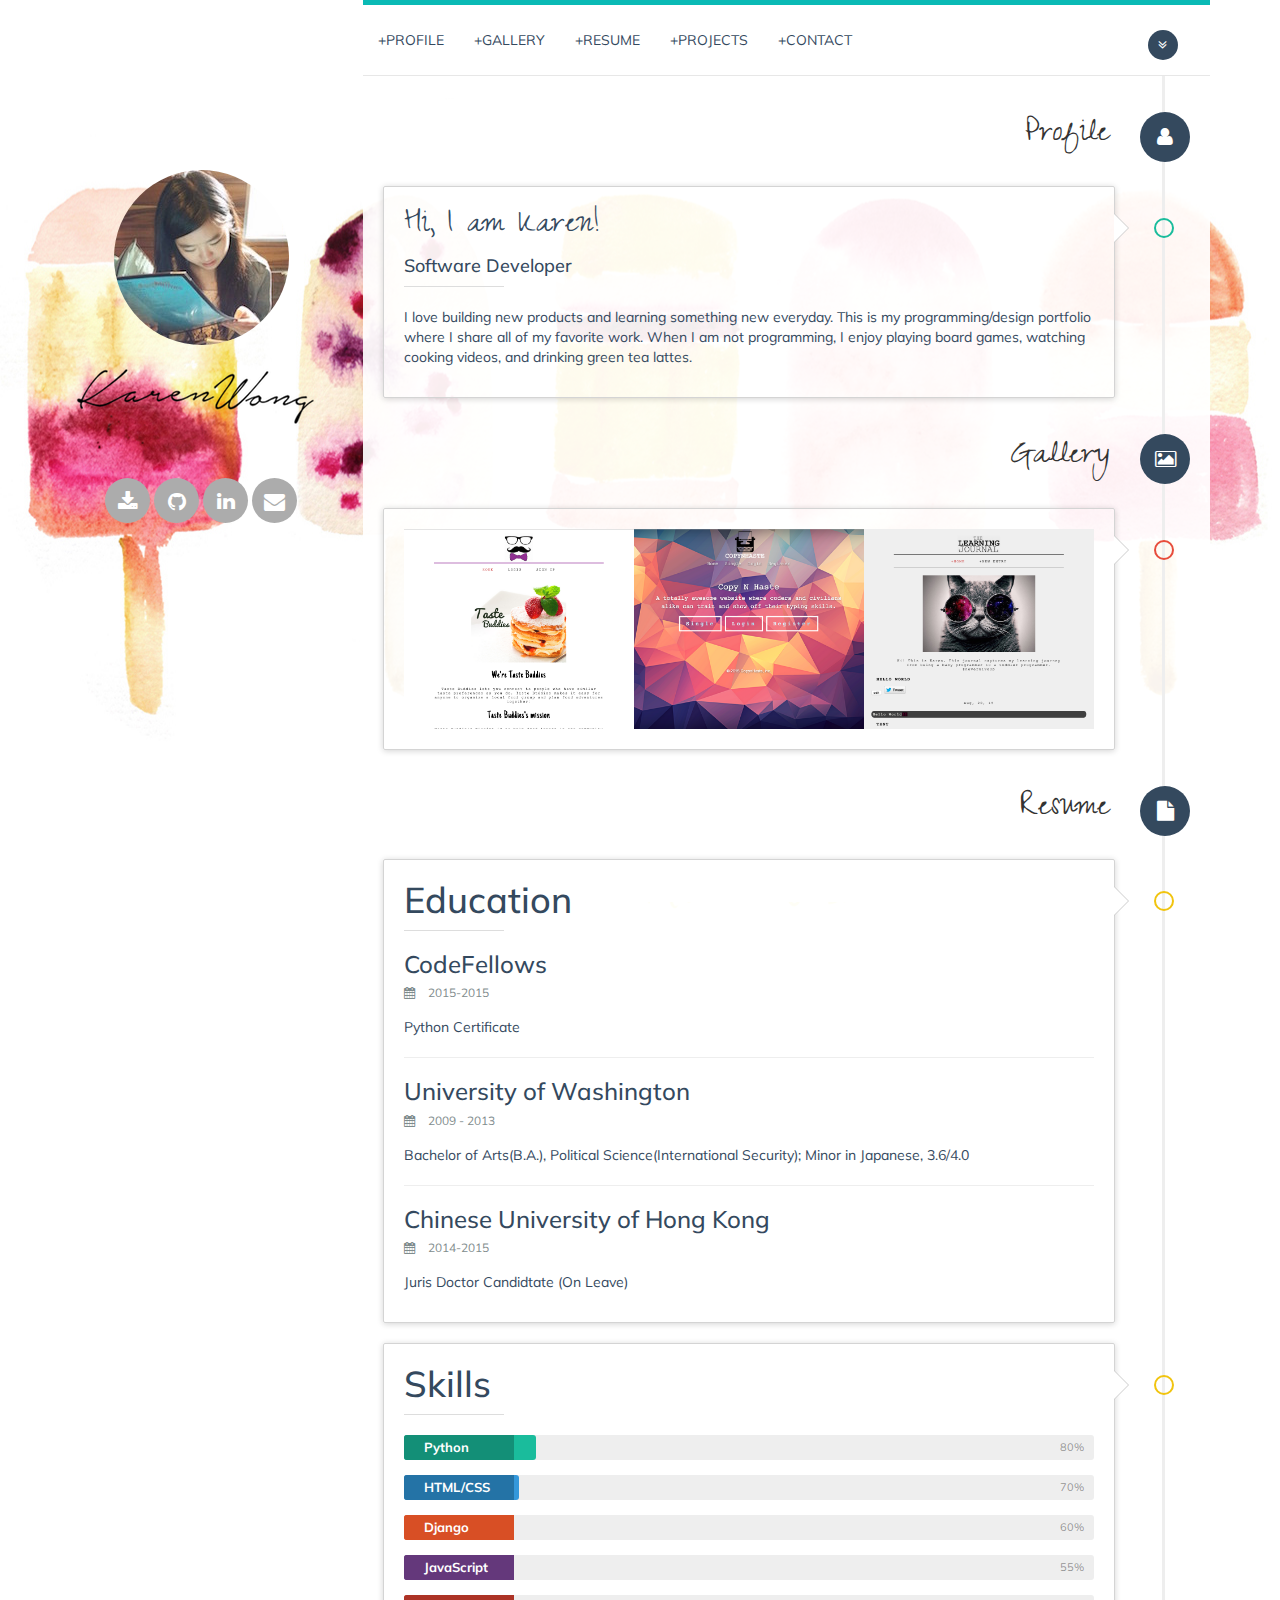
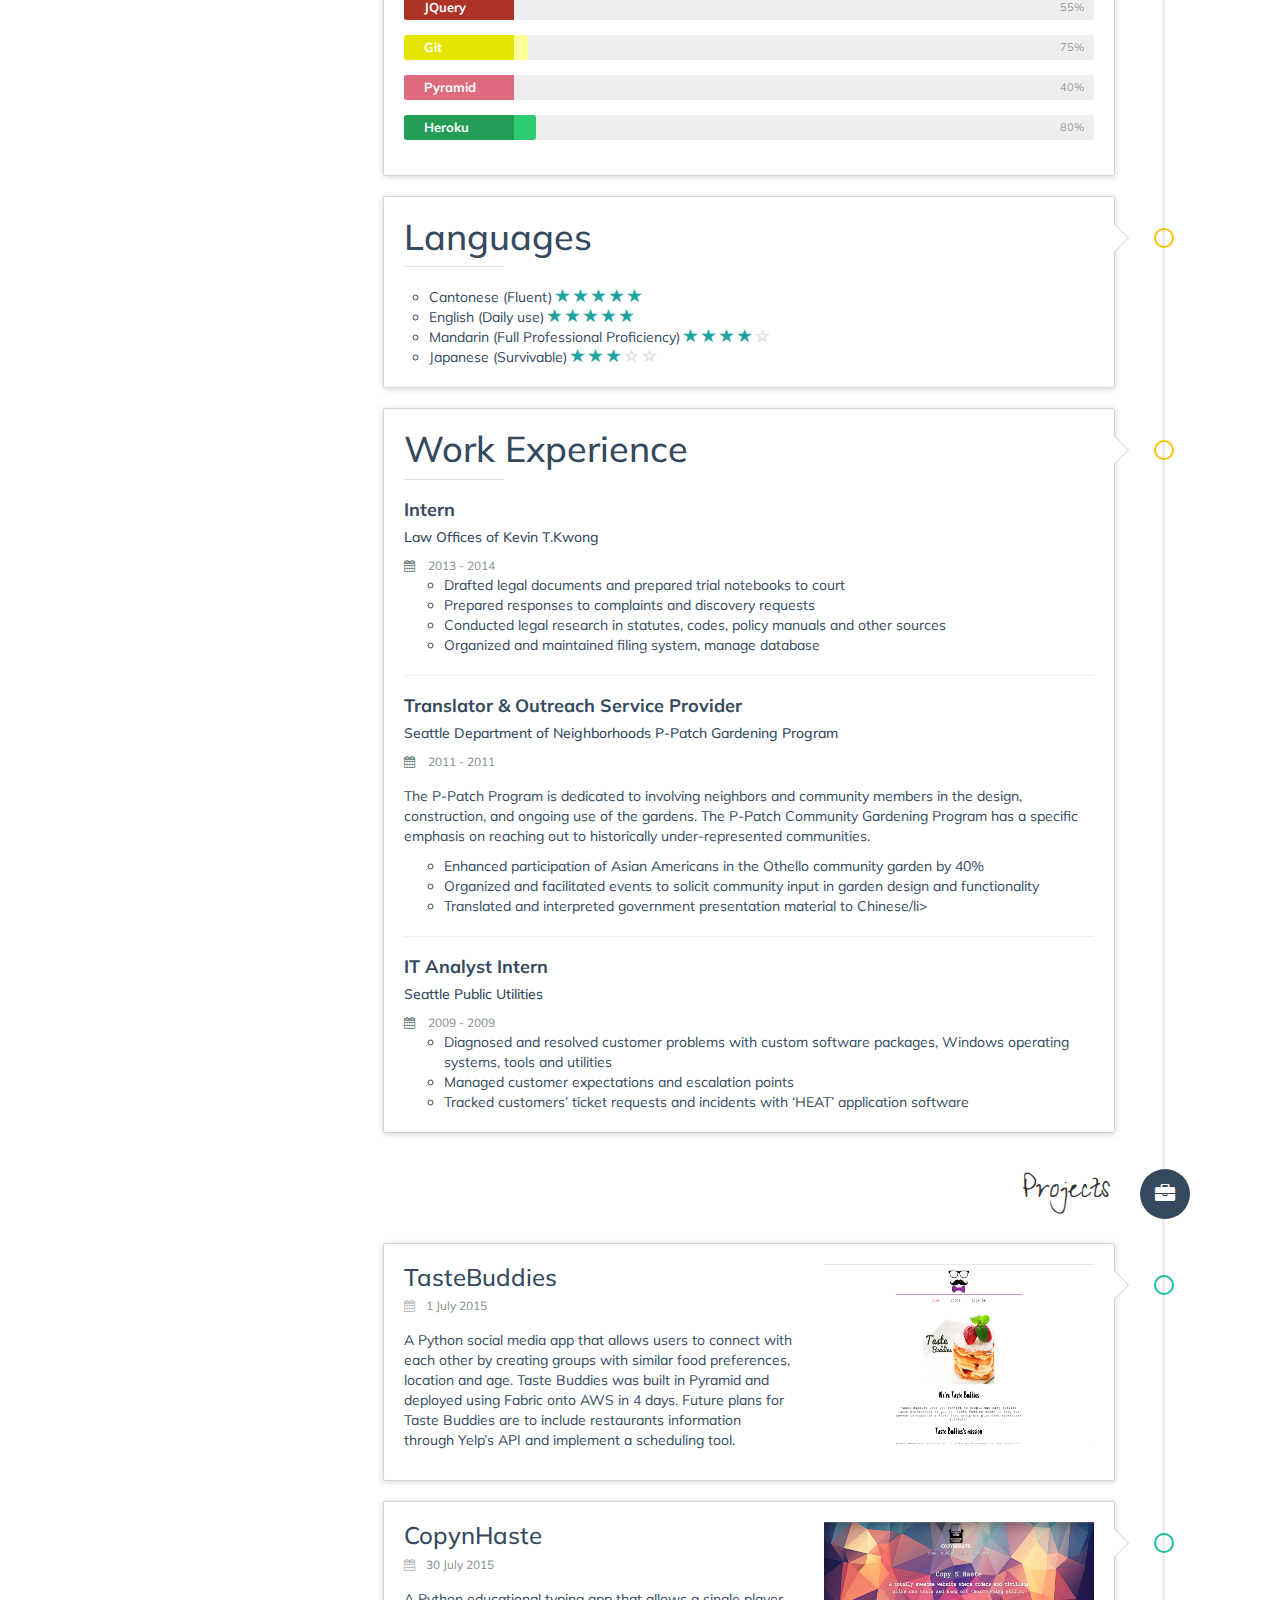
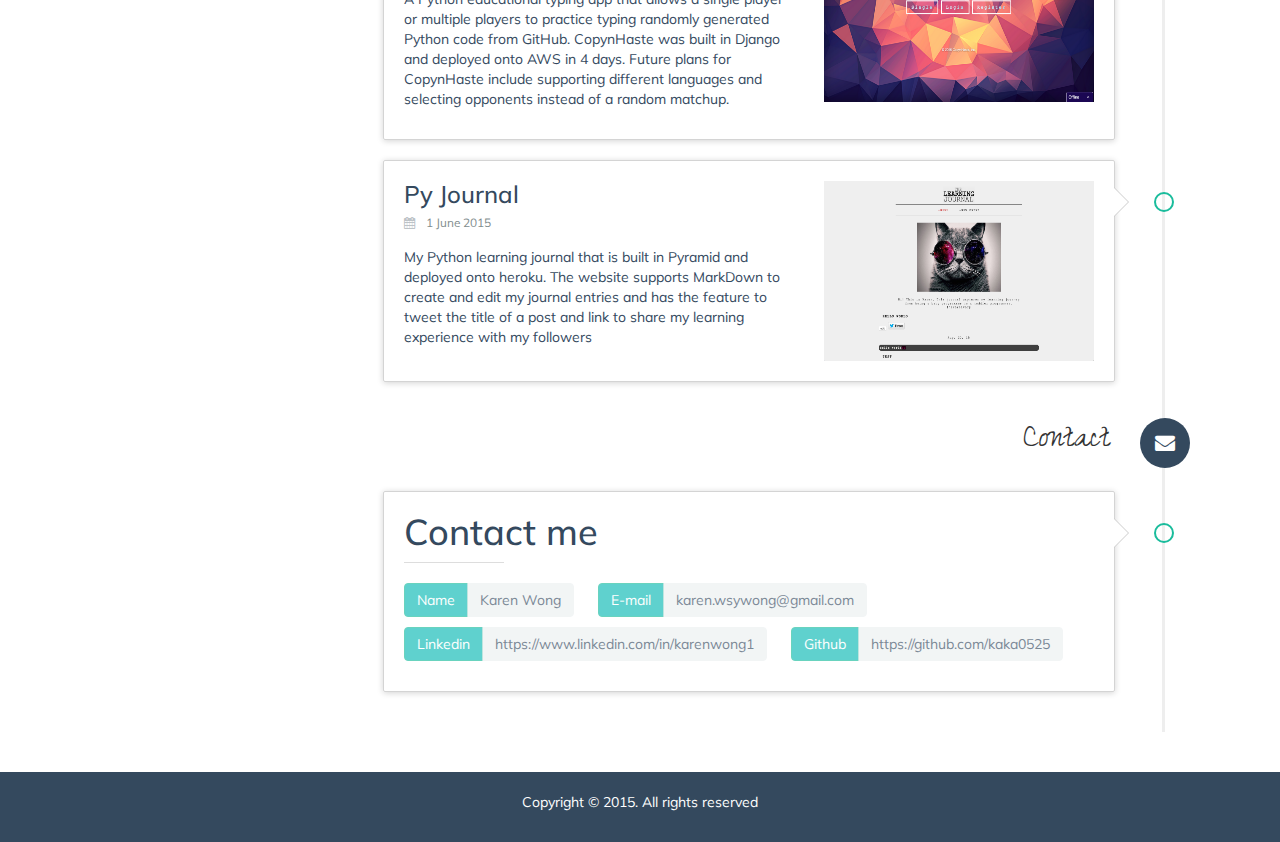
<file: karenweb/home.html>
<!DOCTYPE html>
<html lang="en">
<head>
	<meta charset="utf-8">
    <meta http-equiv="X-UA-Compatible" content="IE=edge">
    <meta name="viewport" content="width=device-width, initial-scale=1">
	<title>Karen Wong</title>
	<meta name="description" content="">
    <meta name="author" content="">
	<link rel="stylesheet" type="text/css" href="css/style.css">
	<link rel="shortcut icon" type="image/png" href="img/content/favicon.png"/>
	<link href='https://fonts.googleapis.com/css?family=Zeyada' rel='stylesheet' type='text/css'>
	<link href='https://fonts.googleapis.com/css?family=Muli' rel='stylesheet' type='text/css'>
	<!-- HTML5 Shim and Respond.js IE8 support of HTML5 elements and media queries -->
    <!-- WARNING: Respond.js doesn't work if you view the page via file:// -->
    <!--[if lt IE 9]>
      <script src="https://oss.maxcdn.com/libs/html5shiv/3.7.0/html5shiv.js"></script>
      <script src="https://oss.maxcdn.com/libs/respond.js/1.4.2/respond.min.js"></script>
    <![endif]-->
</head>
<body id="page-top">

	<!-- start:main -->
	<div class="container" id="main">
		<div class="row">
			<div class="col-lg-3 col-md-3 col-sm-4 col-xs-12">
				<div id="sidebar">
<!-- 					<div class="sosmed">
						<div class="text-center">
							<a href="#"><i class="fa fa-github fa-2x" data-toggle="tooltip" data-placement="top" title="Github"></i></a>
							<a href="#"><i class="fa fa-linkedin fa-2x" data-toggle="tooltip" data-placement="top" title="Linkedin"></i></a>
						</div>
					</div> -->
					<div class="user">
						<div class="text-center">
							<br></br><br></br><br></br><br></br>
							<img src="img/user/karen.jpg" class="img-circle">
							<img src="img/content/signature.png">
						</div>
					</div>
					<div class="link-me">
						<div class="text-center">
							<a href="img/content/resume - KarenWong.pdf" download><i class="fa fa-download fa-2x" data-toggle="tooltip" data-placement="top" title="Download My CV"></i></a>
							<a href="https://github.com/kaka0525"><i class="fa fa-github fa-2x" data-toggle="tooltip" data-placement="top" title="Github"></i></a>
							<a href="https://www.linkedin.com/in/karenwong1"><i class="fa fa-linkedin fa-2x" data-toggle="tooltip" data-placement="top" title="Connect with me!"></i></a>
							<a href="mailto:karen.wsywong@gmail.com?Subject=Hi%20"><i class="fa fa-envelope fa-2x" data-toggle="tooltip" data-placement="top" title="E-mail me!"></i></a>
						</div>
						<div class="hr-center"></div>
					</div>
				</div>
			</div>
			<div class="col-lg-9 col-md-9 col-sm-8 col-xs-12">
				<div id="content">
					<!-- start:navbar -->
					<nav class="navbar navbar-default navbar-static-top" role="navigation">
						<div class="navbar-header page-scroll">
							<button type="button" class="navbar-toggle" data-toggle="collapse" data-target=".navbar-ex1-collapse">
								<span class="sr-only">Toggle navigation</span>
								<span class="icon-bar"></span>
								<span class="icon-bar"></span>
								<span class="icon-bar"></span>
							</button>
						</div>
						<div class="collapse navbar-collapse navbar-ex1-collapse">
							<ul class="nav navbar-nav navbar-left">
								<li class="page-scroll"><a href="#id-profile">+PROFILE</a></li>
								<li class="page-scroll"><a href="#id-work">+GALLERY</a></li>
								<li class="page-scroll"><a href="#id-resume">+RESUME</a></li>
								<li class="page-scroll"><a href="#id-blog">+PROJECTS</a></li>
								<li class="page-scroll"><a href="#id-contact">+CONTACT</a></li>
							</ul>
							<ul class="nav navbar-nav navbar-right">
								<li class="page-scroll"><a href="#id-work">
									<i class="fa fa-angle-double-down"></i>
								</a></li>
							</ul>
						</div>
					</nav>
					<!-- end:navbar -->

					<!-- start:main content -->
					<div class="main-content">
						<ul class="timeline">
							<!-- start:profile -->
							<li id="id-profile">
								<div class="timeline-badge default"><i class="fa fa-user"></i></div>
								<h1 class="timeline-head">Profile</h1>
							</li>
					        <li id="profile">
					          	<div class="timeline-badge primary"></div>
					          	<div class="timeline-panel">
					          		<h1 style="font-family:Zeyada;">Hi, I am Karen!</h1>
					          		<h4>Software Developer</h4>
					          		<div class="hr-left"></div>

					          		<p>I love building new products and learning something new everyday. This is my programming/design portfolio where I share all of my favorite work. When I am not programming, I enjoy playing board games, watching cooking videos, and drinking green tea lattes.
                                   </p>
					          	</div>
					        </li>

					        <!-- start:work -->
					        <li id="id-work">
								<div class="timeline-badge default"><i class="fa fa-picture-o"></i></div>
								<h1 class="timeline-head">Gallery</h1>
							</li>
							<li>
					          	<div class="timeline-badge danger"></div>
					          	<div class="timeline-panel">
					            	<div class="timeline-body">
					            		<ul class="thumbs">
								            <li><a href="#thumb1" class="thumbnail" style="background-image: url('img/content/thumbnail.png')">
								              <!--   <h4>Taste Buddies</h4> --><span class="description">Taste Buddies</span></a>
								            </li>
								            <li>
								                <a href="#thumb2" class="thumbnail" style="background-image: url('img/content/thumbnail1.png')"><!-- <h4>Copy&Haste</h4> --><span class="description">CopynHaste</span></a>
								            </li>
								            <li>
								                <a href="#thumb3" class="thumbnail" style="background-image: url('img/content/thumbnail2.png')"><!-- <h4>Py Journal</h4> --><span class="description">Py Journal</span></a>
								            </li>
								        </ul>

								        <div class="portfolio-content">
								        	<div id="thumb1">
								                <div class="media"><img src="img/content/thumbnail.png"/></div>
								                <h1>Taste Buddies</h1>

								                <p>A Python social media app that allows users to connect with each other by creating groups with similar food preferences, location and age. Taste Buddies was built in Pyramid and deployed using Fabric onto AWS in 4 days. Future plans for Taste Buddies are to include restaurants information through Yelp’s API and implement a scheduling tool. </p>
								                <a href="https://github.com/kaka0525/taste-buddies" class="btn btn-primary">Learn More</a>
								            </div>
								            <div id="thumb2">
								                <div class="media"><img src="img/content/thumbnail1.png"/></div>
								                <h1>CopynHaste</h1>
								                <p>A Python educational typing app that allows a single player or multiple players to practice typing randomly generated Python code from GitHub. CopynHaste was built in Django and deployed onto AWS in 4 days. Future plans for CopynHaste include supporting different languages and selecting opponents instead of a random matchup. </p>
								                <a href="http://copynhaste.com/" class="btn btn-primary">Learn More</a>
								            </div>
								            <div id="thumb3">
								                <div class="media"><img src="img/content/thumbnail2.png"/></div>
								                <h1>Py Journal</h1>
								                <p>My Python learning journal that is built in Pyramid and deployed onto heroku. The website supports MarkDown to create and edit my journal entries and has the feature to tweet the title of a post and link to share my learning experience with my followers</p>
								                <a href="http://pyjournal.karenswong.com/" class="btn btn-primary">Learn More</a>
								            </div>
								        </div>
					            	</div>
					          	</div>
					        </li>
					        <!-- end:work -->

					        <!-- start:resume -->
					        <li id="id-resume">
					        	<div class="timeline-badge default"><i class="fa fa-file"></i></div>
					        	<h1 class="timeline-head">Resume</h1>
					        </li>

					        <li id="resume">
					          	<div class="timeline-badge warning"></div>
					          	<div class="timeline-panel">
						          	<h1>Education</h1>
						          	<div class="hr-left"></div>
						          	<div class="work-experience">
						          		<h3>CodeFellows</h3>
						          		<small><i class="fa fa-calendar"></i> 2015-2015</small>
						          		<p>Python Certificate</p>
						          	</div>
						          	<hr>
						          	<div class="work-experience">
						          		<h3>University of Washington</h3>
						          		<small><i class="fa fa-calendar"></i> 2009 - 2013</small>
						          		<p>Bachelor of Arts(B.A.), Political Science(International Security); Minor in Japanese, 3.6/4.0</p>
						          	</div>
						          	<hr>
						          	<div class="work-experience">
						          		<h3>Chinese University of Hong Kong</h3>
						          		<small><i class="fa fa-calendar"></i> 2014-2015</small>
						          		<p>Juris Doctor Candidtate (On Leave)</p>
						          	</div>
					          	</div>
					        </li>
					        <li>
					          	<div class="timeline-badge warning"></div>
					          	<div class="timeline-panel">
						          	<h1>Skills</h1>
						          	<div class="hr-left"></div>
						          	<div class="skillbar clearfix " data-percent="80%">
										<div class="skillbar-title" style="background: #16a085;"><span>Python</span></div>
										<div class="skillbar-bar" style="background: #1abc9c;"></div>
										<div class="skill-bar-percent">80%</div>
									</div> <!-- End Skill Bar -->

									<div class="skillbar clearfix " data-percent="70%">
										<div class="skillbar-title" style="background: #2980b9;"><span>HTML/CSS</span></div>
										<div class="skillbar-bar" style="background: #3498db;"></div>
										<div class="skill-bar-percent">70%</div>
									</div> <!-- End Skill Bar -->

									<div class="skillbar clearfix " data-percent="60%">
										<div class="skillbar-title" style="background: #F1592A;"><span>Django</span></div>
										<div class="skillbar-bar" style="background: #F1592A;"></div>
										<div class="skill-bar-percent">60%</div>
									</div> <!-- End Skill Bar -->
									<div class="skillbar clearfix " data-percent="55%">
										<div class="skillbar-title" style="background: #703F8A;"><span>JavaScript</span></div>
										<div class="skillbar-bar" style="background: #703F8A;"></div>
										<div class="skill-bar-percent">55%</div>
									</div> <!-- End Skill Bar -->
									<div class="skillbar clearfix " data-percent="55%">
										<div class="skillbar-title" style="background: #c0392b;"><span>JQuery</span></div>
										<div class="skillbar-bar" style="background: #e74c3c;"></div>
										<div class="skill-bar-percent">55%</div>
									</div> <!-- End Skill Bar -->

									<div class="skillbar clearfix " data-percent="75%">
										<div class="skillbar-title" style="background: #FFFF00;"><span>Git</span></div>
										<div class="skillbar-bar" style="background: #FFFF99;"></div>
										<div class="skill-bar-percent">75%</div>
									</div> <!-- End Skill Bar -->

									<div class="skillbar clearfix " data-percent="40%">
										<div class="skillbar-title" style="background: #F7768E;"><span>Pyramid</span></div>
										<div class="skillbar-bar" style="background: #F7768E;"></div>
										<div class="skill-bar-percent">40%</div>
									</div> <!-- End Skill Bar -->


									<div class="skillbar clearfix " data-percent="80%">
										<div class="skillbar-title" style="background: #27ae60;"><span>Heroku</span></div>
										<div class="skillbar-bar" style="background: #2ecc71;"></div>
										<div class="skill-bar-percent">80%</div>
									</div> <!-- End Skill Bar -->
					          	</div>
					        </li>
					        <li id="resume">
					          	<div class="timeline-badge warning"></div>
					          	<div class="timeline-panel">
						          	<h1>Languages</h1>
						          	<div class="hr-left"></div>
						          	<div class="row">
										<ul class="no-bullets">
											<li>
												<span class="ability-title">Cantonese (Fluent)</span>
												<span class="ability-score">
													<span class="glyphicon glyphicon-star filled"></span>
													<span class="glyphicon glyphicon-star filled"></span>
													<span class="glyphicon glyphicon-star filled"></span>
													<span class="glyphicon glyphicon-star filled"></span>
													<span class="glyphicon glyphicon-star filled"></span>
												</span>
											</li>
											<li>
												<span class="ability-title">English (Daily use)</span>
												<span class="ability-score">
													<span class="glyphicon glyphicon-star filled"></span>
													<span class="glyphicon glyphicon-star filled"></span>
													<span class="glyphicon glyphicon-star filled"></span>
													<span class="glyphicon glyphicon-star filled"></span>
													<span class="glyphicon glyphicon-star filled"></span>
												</span>
											</li>
											<li>
												<span class="ability-title">Mandarin (Full Professional Proficiency)</span>
												<span class="ability-score">
													<span class="glyphicon glyphicon-star filled"></span>
													<span class="glyphicon glyphicon-star filled"></span>
													<span class="glyphicon glyphicon-star filled"></span>
													<span class="glyphicon glyphicon-star filled"></span>
													<span class="glyphicon glyphicon-star-empty"></span>
												</span>
											</li>
											<li>
												<span class="ability-title">Japanese (Survivable)</span>
												<span class="ability-score">
													<span class="glyphicon glyphicon-star filled"></span>
													<span class="glyphicon glyphicon-star filled"></span>
													<span class="glyphicon glyphicon-star filled"></span>
													<span class="glyphicon glyphicon-star-empty"></span>
													<span class="glyphicon glyphicon-star-empty"></span>
												</span>
											</li>
										</ul>
								</div>
					          	</div>
					        </li>
					        </li>
					        <li id="resume">
					          	<div class="timeline-badge warning"></div>
					          	<div class="timeline-panel">
						          	<h1>Work Experience</h1>
						          	<div class="hr-left"></div>
						          	<div class="work-experience">
						          		<h4><strong>Intern</strong></h4>
						          		<h5>Law Offices of Kevin T.Kwong</h5>
						          		<small><i class="fa fa-calendar"></i> 2013 - 2014</small>
						          		<ul>
						          		 	<li>Drafted legal documents and prepared trial notebooks to court</li>
											<li>Prepared responses to complaints and discovery requests</li>
											<li>Conducted legal research in statutes, codes, policy manuals and other sources</li>
											<li>Organized and maintained filing system, manage database</li>
						          		</ul>
						          	</div>
						          	<hr>
								<div class="work-experience">
						          		<h4><strong>Translator & Outreach Service Provider</strong></h4>
						          		<h5>Seattle Department of Neighborhoods P-Patch Gardening Program</h5>
						          		<small><i class="fa fa-calendar"></i> 2011 - 2011</small>
						          		<p>The P-Patch Program is dedicated to involving neighbors and community members in the design, construction, and ongoing use of the gardens. The P-Patch Community Gardening Program has a specific emphasis on reaching out to historically under-represented communities.</p>
						          		<ul>
						          		 	<li>Enhanced participation of Asian Americans in the Othello community garden by 40%</li>
											<li>Organized and facilitated events to solicit community input in garden design and functionality</li>
											<li>Translated and interpreted government presentation material to Chinese/li>
						          		</ul>
						          	</div>
						          	<hr>
						          	<div class="work-experience">
						          		<h4><strong>IT Analyst Intern</strong></h4>
						          		<h5>Seattle Public Utilities</h5>
						          		<small><i class="fa fa-calendar"></i> 2009 - 2009</small>
						          		<ul>
						          		 	<li>Diagnosed and resolved customer problems with custom software packages, Windows operating systems, tools and utilities</li>
											<li>Managed customer expectations and escalation points</li>
											<li>Tracked customers’ ticket requests and incidents with ‘HEAT’ application software</li>
						          		</ul>
						          	</div>
					          	</div>
					        </li>
					        <!-- end:resume -->

					        <!-- start:blog -->
					        <li id="id-blog">
					        	<div class="timeline-badge default"><i class="fa fa-briefcase"></i></div>
					        	<h1 class="timeline-head">Projects</h1>
					        </li>
					        <li>
					          	<div class="timeline-badge primary"></div>
					          	<div class="timeline-panel">
					          		<div class="row" id="blog">
					          			<div class="col-md-7 col-sm-6 col-xs-12">
					          				<div class="blog-content">
					          					<h3><a href="https://github.com/kaka0525/taste-buddies">TasteBuddies</a></h3>
					          					<small><i class="fa fa-calendar"></i> <a href="#">1 July 2015</a></small>
					          					<p>A Python social media app that allows users to connect with each other by creating groups with similar food preferences, location and age. Taste Buddies was built in Pyramid and deployed using Fabric onto AWS in 4 days. Future plans for Taste Buddies are to include restaurants information through Yelp’s API and implement a scheduling tool. </p>
					          				</div>
					          			</div>
					          			<div class="col-md-5 col-sm-6 col-xs-12">
					          				<img src="img/content/thumbnail.png" class="img-responsive">
					          			</div>
					          		</div>
					          	</div>
					        </li>
					        <li>
					          	<div class="timeline-badge primary"></div>
					          	<div class="timeline-panel">
					          		<div class="row" id="blog">
					          			<div class="col-md-7 col-sm-6 col-xs-12">
					          				<div class="blog-content">
					          					<h3><a href="http://copynhaste.com/">CopynHaste</a></h3>
					          					<small><i class="fa fa-calendar"></i> <a href="#">30 July 2015</a></small>
					          					<p>A Python educational typing app that allows a single player or multiple players to practice typing randomly generated Python code from GitHub. CopynHaste was built in Django and deployed onto AWS in 4 days. Future plans for CopynHaste include supporting different languages and selecting opponents instead of a random matchup. </p>
					          				</div>
					          			</div>
					          			<div class="col-md-5 col-sm-6 col-xs-12">
					          				<img src="img/content/thumbnail1.png" class="img-responsive">
					          			</div>
					          		</div>
					          	</div>
					        </li>
					        				        <li>
					          	<div class="timeline-badge primary"></div>
					          	<div class="timeline-panel">
					          		<div class="row" id="blog">
					          			<div class="col-md-7 col-sm-6 col-xs-12">
					          				<div class="blog-content">
					          					<h3><a href="http://copynhaste.com/">Py Journal</a></h3>
					          					<small><i class="fa fa-calendar"></i> <a href="#">1 June 2015</a></small>
					          					<p>My Python learning journal that is built in Pyramid and deployed onto heroku. The website supports MarkDown to create and edit my journal entries and has the feature to tweet the title of a post and link to share my learning experience with my followers</p>
					          				</div>
					          			</div>
					          			<div class="col-md-5 col-sm-6 col-xs-12">
					          				<img src="img/content/thumbnail2.png" class="img-responsive">
					          			</div>
					          		</div>
					          	</div>
					        </li>
					        <!-- end:blog -->

					        <!-- start:contact -->
					        <li id="id-contact">
					        	<div class="timeline-badge default"><i class="fa fa-envelope"></i></div>
					        	<h1 class="timeline-head">Contact</h1>
					        </li>

					        <li>
                             <div class="timeline-badge primary"></div>
					          	<div class="timeline-panel">
					          		<h1>Contact me</h1>
					          		<div class="hr-left"></div>

					          		<div class="btn-group">
									  	<button type="button" disabled class="btn btn-primary">Name</button>
									  	<button type="button" disabled class="btn btn-default">Karen Wong</button>
									</div>

									<div class="btn-group" data-link="mailto:karen.wsywong@gmail.com">
									  	<button type="button" disabled class="btn btn-primary">E-mail</button>
									  	<button type="button" disabled class="btn btn-default">karen.wsywong@gmail.com</button>
									</div>
									<div class="btn-group" data-link="https://www.linkedin.com/in/karenwong1">
									  	<button type="button" disabled class="btn btn-primary">Linkedin</button>
									  	<button type="button" disabled class="btn btn-default">https://www.linkedin.com/in/karenwong1</button>
									</div>
									<div class="btn-group" data-link="https://github.com/kaka0525">
									  	<button type="button" disabled class="btn btn-primary">Github</button>
									  	<button type="button" disabled class="btn btn-default">https://github.com/kaka0525</button>
									</div>
					          	</div>
					        </li>
					        <!-- end:contact -->
					    </ul>
					</div>
					<!-- end:main content -->
				</div>
			</div>
		</div>
	</div>
	<!-- end:main -->

	<!-- start:footer -->
	<footer>
		<div class="container">
			<div class="text-center">
				<p>Copyright &copy; 2015. All rights reserved</p>
			</div>
		</div>
	</footer>
	<!-- end:footer -->

	<!-- start:javascript -->
	<script src="js/jquery-1.11.1.min.js"></script>
	<script src="js/bootstrap.min.js"></script>
	<script src="js/karen.js"></script>
	<script src="js/portfolio.jquery.js"></script>
	<script src="js/jquery.easing.min.js"></script>
	<script src="js/scrolling-nav.js"></script>
	<script src="js/jquery.scrollUp.js"></script>
	<!-- end:javascript -->

</body>
</html>
</file>
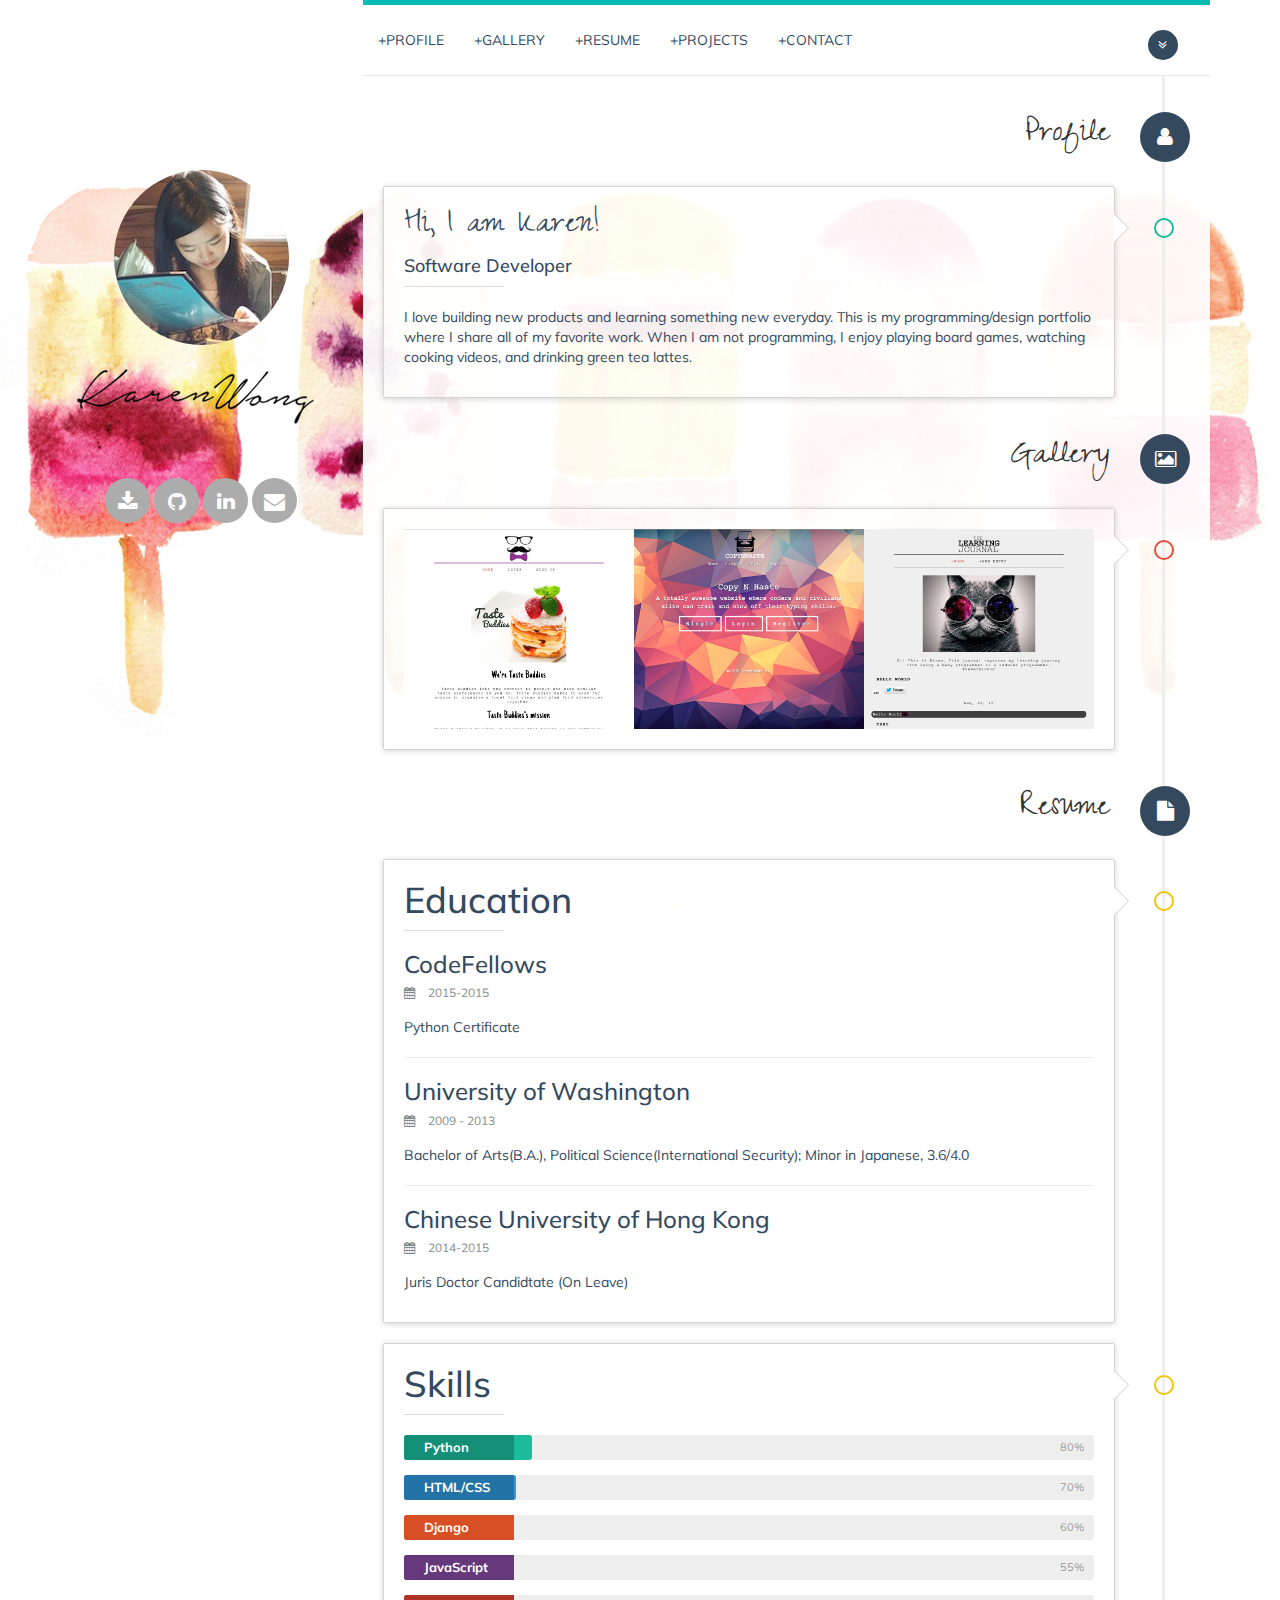
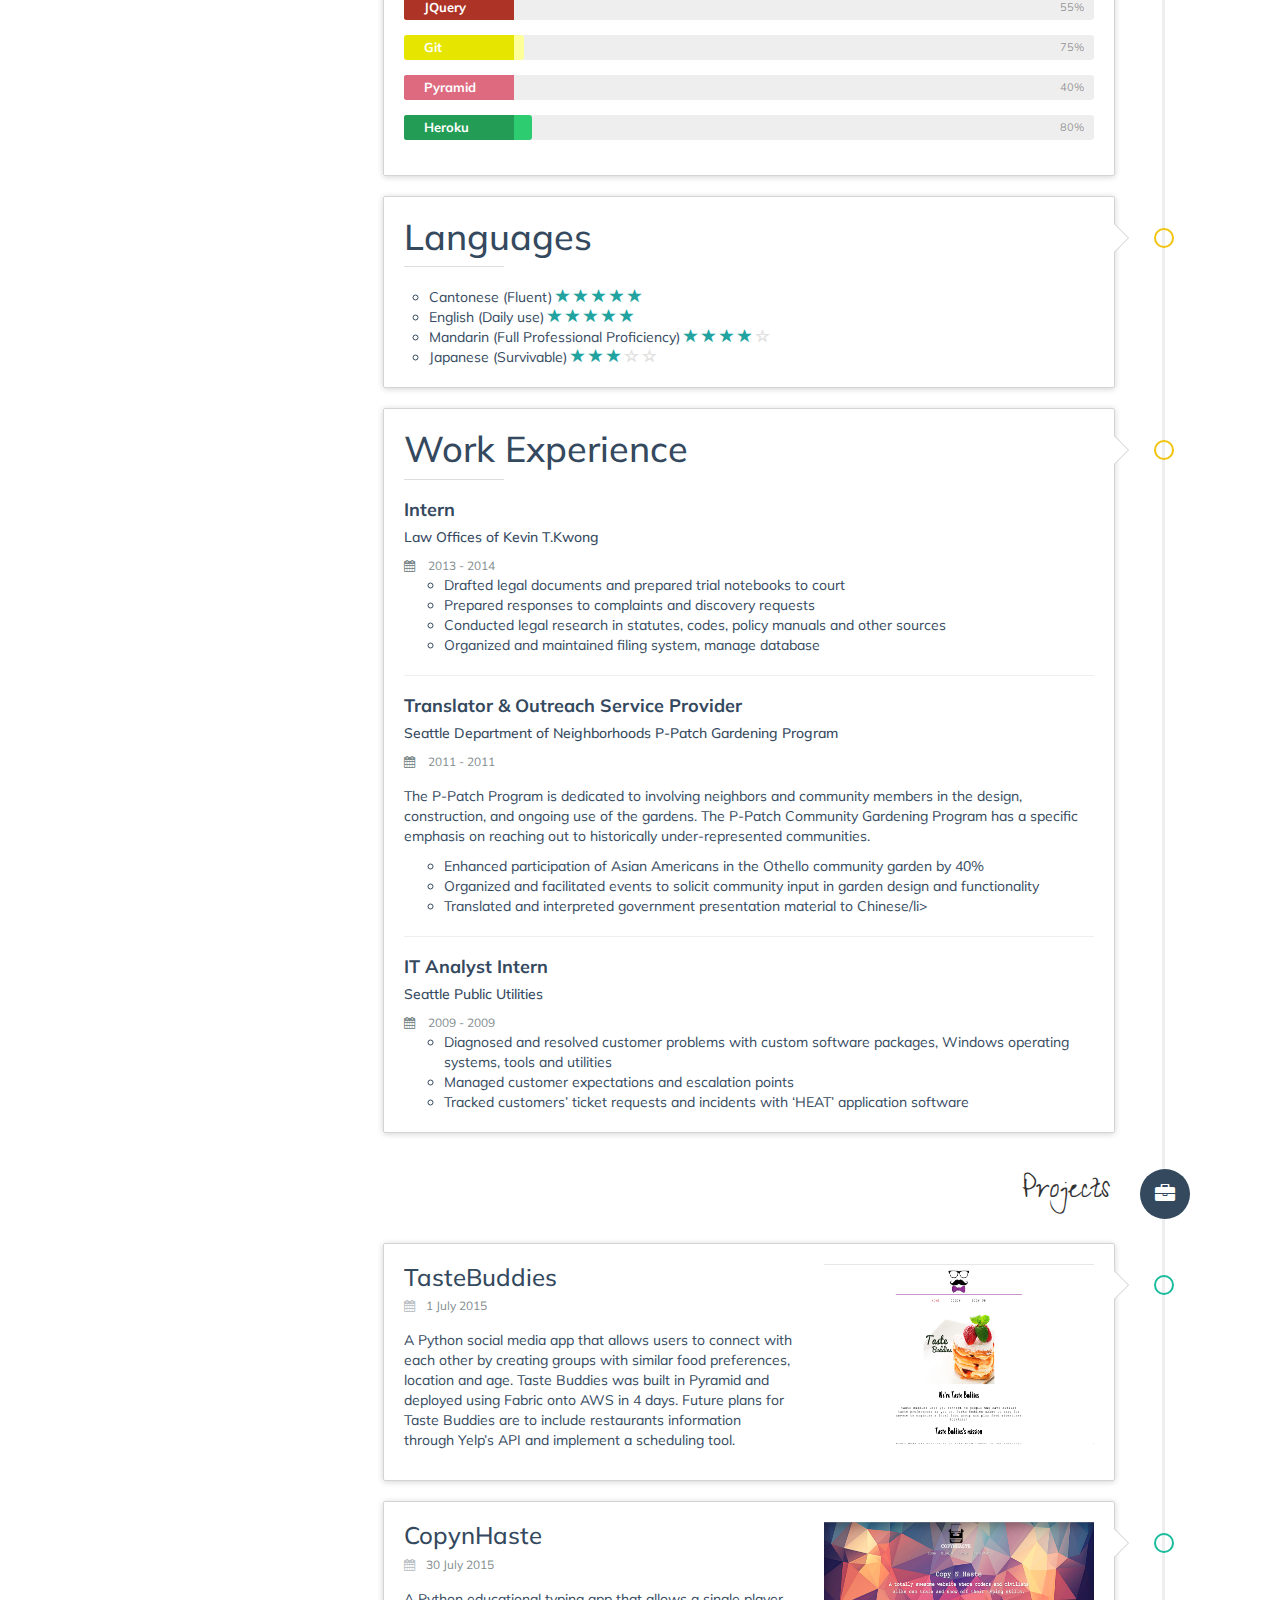
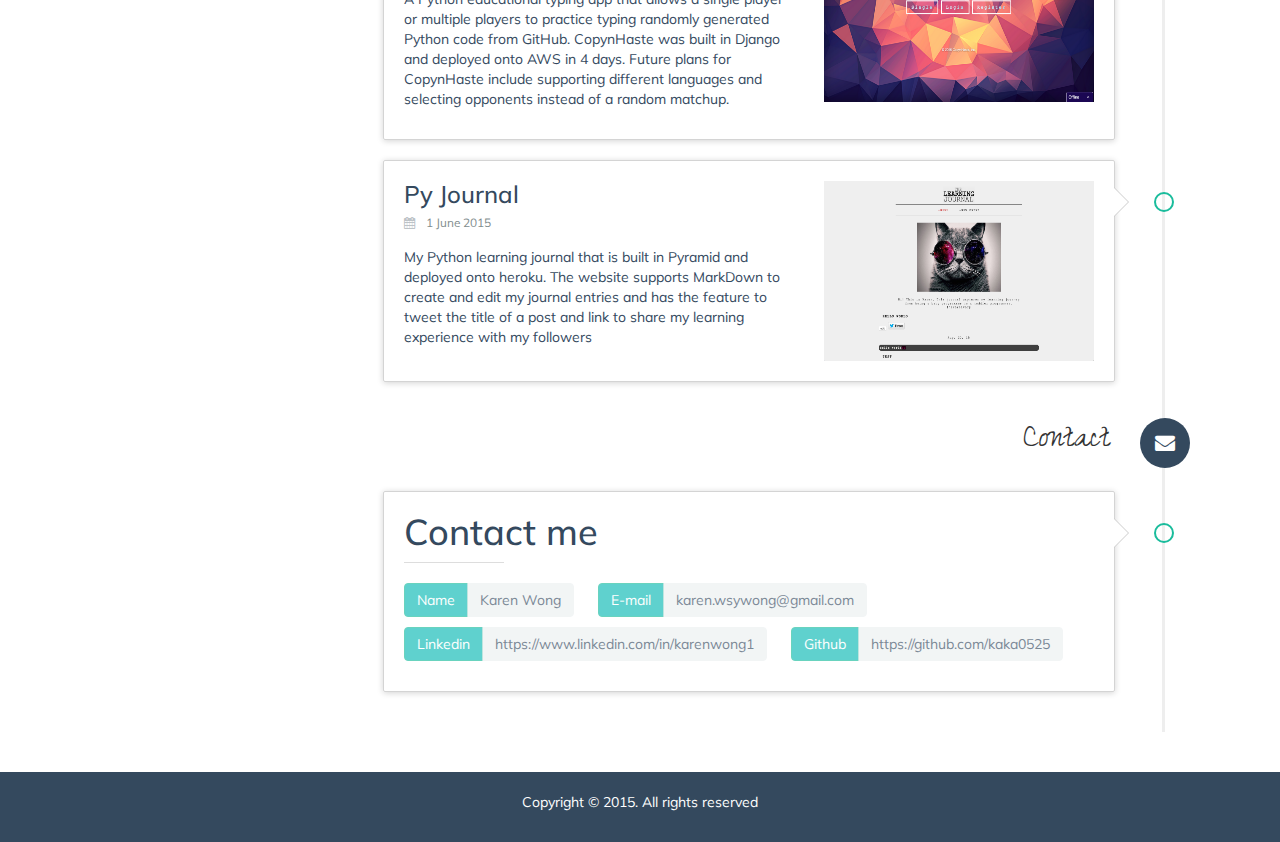
<file: karenweb/themes/karenweb/home.html>
<!DOCTYPE html>
<html lang="en">
<head>
	<meta charset="utf-8">
    <meta http-equiv="X-UA-Compatible" content="IE=edge">
    <meta name="viewport" content="width=device-width, initial-scale=1">
	<title>Karen Wong</title>
	<meta name="description" content="">
    <meta name="author" content="">
	<link rel="stylesheet" type="text/css" href="css/style.css">
	<link href='https://fonts.googleapis.com/css?family=Zeyada' rel='stylesheet' type='text/css'>
	<link href='https://fonts.googleapis.com/css?family=Muli' rel='stylesheet' type='text/css'>
	<!-- HTML5 Shim and Respond.js IE8 support of HTML5 elements and media queries -->
    <!-- WARNING: Respond.js doesn't work if you view the page via file:// -->
    <!--[if lt IE 9]>
      <script src="https://oss.maxcdn.com/libs/html5shiv/3.7.0/html5shiv.js"></script>
      <script src="https://oss.maxcdn.com/libs/respond.js/1.4.2/respond.min.js"></script>
    <![endif]-->
</head>
<body id="page-top">

	<!-- start:main -->
	<div class="container" id="main">
		<div class="row">
			<div class="col-lg-3 col-md-3 col-sm-4 col-xs-12">
				<div id="sidebar">
<!-- 					<div class="sosmed">
						<div class="text-center">
							<a href="#"><i class="fa fa-github fa-2x" data-toggle="tooltip" data-placement="top" title="Github"></i></a>
							<a href="#"><i class="fa fa-linkedin fa-2x" data-toggle="tooltip" data-placement="top" title="Linkedin"></i></a>
						</div>
					</div> -->
					<div class="user">
						<div class="text-center">
							<br></br><br></br><br></br><br></br>
							<img src="img/user/karen.jpg" class="img-circle">
							<img src="img/content/signature.png">
						</div>
					</div>
					<div class="link-me">
						<div class="text-center">
							<a href="img/content/resume - KarenWong.pdf" download><i class="fa fa-download fa-2x" data-toggle="tooltip" data-placement="top" title="Download My CV"></i></a>
							<a href="https://github.com/kaka0525"><i class="fa fa-github fa-2x" data-toggle="tooltip" data-placement="top" title="Github"></i></a>
							<a href="https://www.linkedin.com/in/karenwong1"><i class="fa fa-linkedin fa-2x" data-toggle="tooltip" data-placement="top" title="Connect with me!"></i></a>
							<a href="mailto:karen.wsywong@gmail.com?Subject=Hi%20"><i class="fa fa-envelope fa-2x" data-toggle="tooltip" data-placement="top" title="E-mail me!"></i></a>
						</div>
						<div class="hr-center"></div>
					</div>
				</div>
			</div>
			<div class="col-lg-9 col-md-9 col-sm-8 col-xs-12">
				<div id="content">
					<!-- start:navbar -->
					<nav class="navbar navbar-default navbar-static-top" role="navigation">
						<div class="navbar-header page-scroll">
							<button type="button" class="navbar-toggle" data-toggle="collapse" data-target=".navbar-ex1-collapse">
								<span class="sr-only">Toggle navigation</span>
								<span class="icon-bar"></span>
								<span class="icon-bar"></span>
								<span class="icon-bar"></span>
							</button>
						</div>
						<div class="collapse navbar-collapse navbar-ex1-collapse">
							<ul class="nav navbar-nav navbar-left">
								<li class="page-scroll"><a href="#id-profile">+PROFILE</a></li>
								<li class="page-scroll"><a href="#id-work">+GALLERY</a></li>
								<li class="page-scroll"><a href="#id-resume">+RESUME</a></li>
								<li class="page-scroll"><a href="#id-blog">+PROJECTS</a></li>
								<li class="page-scroll"><a href="#id-contact">+CONTACT</a></li>
							</ul>
							<ul class="nav navbar-nav navbar-right">
								<li class="page-scroll"><a href="#id-work">
									<i class="fa fa-angle-double-down"></i>
								</a></li>
							</ul>
						</div>
					</nav>
					<!-- end:navbar -->

					<!-- start:main content -->
					<div class="main-content">
						<ul class="timeline">
							<!-- start:profile -->
							<li id="id-profile">
								<div class="timeline-badge default"><i class="fa fa-user"></i></div>
								<h1 class="timeline-head">Profile</h1>
							</li>
					        <li id="profile">
					          	<div class="timeline-badge primary"></div>
					          	<div class="timeline-panel">
					          		<h1 style="font-family:Zeyada;">Hi, I am Karen!</h1>
					          		<h4>Software Developer</h4>
					          		<div class="hr-left"></div>

					          		<p>I love building new products and learning something new everyday. This is my programming/design portfolio where I share all of my favorite work. When I am not programming, I enjoy playing board games, watching cooking videos, and drinking green tea lattes.
                                   </p>
					          	</div>
					        </li>

					        <!-- start:work -->
					        <li id="id-work">
								<div class="timeline-badge default"><i class="fa fa-picture-o"></i></div>
								<h1 class="timeline-head">Gallery</h1>
							</li>
							<li>
					          	<div class="timeline-badge danger"></div>
					          	<div class="timeline-panel">
					            	<div class="timeline-body">
					            		<ul class="thumbs">
								            <li><a href="#thumb1" class="thumbnail" style="background-image: url('img/content/thumbnail.png')">
								              <!--   <h4>Taste Buddies</h4> --><span class="description">Taste Buddies</span></a>
								            </li>
								            <li>
								                <a href="#thumb2" class="thumbnail" style="background-image: url('img/content/thumbnail1.png')"><!-- <h4>Copy&Haste</h4> --><span class="description">CopynHaste</span></a>
								            </li>
								            <li>
								                <a href="#thumb3" class="thumbnail" style="background-image: url('img/content/thumbnail2.png')"><!-- <h4>Py Journal</h4> --><span class="description">Py Journal</span></a>
								            </li>
								        </ul>

								        <div class="portfolio-content">
								        	<div id="thumb1">
								                <div class="media"><img src="img/content/thumbnail.png"/></div>
								                <h1>Taste Buddies</h1>

								                <p>A Python social media app that allows users to connect with each other by creating groups with similar food preferences, location and age. Taste Buddies was built in Pyramid and deployed using Fabric onto AWS in 4 days. Future plans for Taste Buddies are to include restaurants information through Yelp’s API and implement a scheduling tool. </p>
								                <a href="https://github.com/kaka0525/taste-buddies" class="btn btn-primary">Learn More</a>
								            </div>
								            <div id="thumb2">
								                <div class="media"><img src="img/content/thumbnail1.png"/></div>
								                <h1>CopynHaste</h1>
								                <p>A Python educational typing app that allows a single player or multiple players to practice typing randomly generated Python code from GitHub. CopynHaste was built in Django and deployed onto AWS in 4 days. Future plans for CopynHaste include supporting different languages and selecting opponents instead of a random matchup. </p>
								                <a href="http://copynhaste.com/" class="btn btn-primary">Learn More</a>
								            </div>
								            <div id="thumb3">
								                <div class="media"><img src="img/content/thumbnail2.png"/></div>
								                <h1>Py Journal</h1>
								                <p>My Python learning journal that is built in Pyramid and deployed onto heroku. The website supports MarkDown to create and edit my journal entries and has the feature to tweet the title of a post and link to share my learning experience with my followers</p>
								                <a href="http://pyjournal.karenswong.com/" class="btn btn-primary">Learn More</a>
								            </div>
								        </div>
					            	</div>
					          	</div>
					        </li>
					        <!-- end:work -->

					        <!-- start:resume -->
					        <li id="id-resume">
					        	<div class="timeline-badge default"><i class="fa fa-file"></i></div>
					        	<h1 class="timeline-head">Resume</h1>
					        </li>

					        <li id="resume">
					          	<div class="timeline-badge warning"></div>
					          	<div class="timeline-panel">
						          	<h1>Education</h1>
						          	<div class="hr-left"></div>
						          	<div class="work-experience">
						          		<h3>CodeFellows</h3>
						          		<small><i class="fa fa-calendar"></i> 2015-2015</small>
						          		<p>Python Certificate</p>
						          	</div>
						          	<hr>
						          	<div class="work-experience">
						          		<h3>University of Washington</h3>
						          		<small><i class="fa fa-calendar"></i> 2009 - 2013</small>
						          		<p>Bachelor of Arts(B.A.), Political Science(International Security); Minor in Japanese, 3.6/4.0</p>
						          	</div>
						          	<hr>
						          	<div class="work-experience">
						          		<h3>Chinese University of Hong Kong</h3>
						          		<small><i class="fa fa-calendar"></i> 2014-2015</small>
						          		<p>Juris Doctor Candidtate (On Leave)</p>
						          	</div>
					          	</div>
					        </li>
					        <li>
					          	<div class="timeline-badge warning"></div>
					          	<div class="timeline-panel">
						          	<h1>Skills</h1>
						          	<div class="hr-left"></div>
						          	<div class="skillbar clearfix " data-percent="80%">
										<div class="skillbar-title" style="background: #16a085;"><span>Python</span></div>
										<div class="skillbar-bar" style="background: #1abc9c;"></div>
										<div class="skill-bar-percent">80%</div>
									</div> <!-- End Skill Bar -->

									<div class="skillbar clearfix " data-percent="70%">
										<div class="skillbar-title" style="background: #2980b9;"><span>HTML/CSS</span></div>
										<div class="skillbar-bar" style="background: #3498db;"></div>
										<div class="skill-bar-percent">70%</div>
									</div> <!-- End Skill Bar -->

									<div class="skillbar clearfix " data-percent="60%">
										<div class="skillbar-title" style="background: #F1592A;"><span>Django</span></div>
										<div class="skillbar-bar" style="background: #F1592A;"></div>
										<div class="skill-bar-percent">60%</div>
									</div> <!-- End Skill Bar -->
									<div class="skillbar clearfix " data-percent="55%">
										<div class="skillbar-title" style="background: #703F8A;"><span>JavaScript</span></div>
										<div class="skillbar-bar" style="background: #703F8A;"></div>
										<div class="skill-bar-percent">55%</div>
									</div> <!-- End Skill Bar -->
									<div class="skillbar clearfix " data-percent="55%">
										<div class="skillbar-title" style="background: #c0392b;"><span>JQuery</span></div>
										<div class="skillbar-bar" style="background: #e74c3c;"></div>
										<div class="skill-bar-percent">55%</div>
									</div> <!-- End Skill Bar -->

									<div class="skillbar clearfix " data-percent="75%">
										<div class="skillbar-title" style="background: #FFFF00;"><span>Git</span></div>
										<div class="skillbar-bar" style="background: #FFFF99;"></div>
										<div class="skill-bar-percent">75%</div>
									</div> <!-- End Skill Bar -->

									<div class="skillbar clearfix " data-percent="40%">
										<div class="skillbar-title" style="background: #F7768E;"><span>Pyramid</span></div>
										<div class="skillbar-bar" style="background: #F7768E;"></div>
										<div class="skill-bar-percent">40%</div>
									</div> <!-- End Skill Bar -->


									<div class="skillbar clearfix " data-percent="80%">
										<div class="skillbar-title" style="background: #27ae60;"><span>Heroku</span></div>
										<div class="skillbar-bar" style="background: #2ecc71;"></div>
										<div class="skill-bar-percent">80%</div>
									</div> <!-- End Skill Bar -->
					          	</div>
					        </li>
					        <li id="resume">
					          	<div class="timeline-badge warning"></div>
					          	<div class="timeline-panel">
						          	<h1>Languages</h1>
						          	<div class="hr-left"></div>
						          	<div class="row">
										<ul class="no-bullets">
											<li>
												<span class="ability-title">Cantonese (Fluent)</span>
												<span class="ability-score">
													<span class="glyphicon glyphicon-star filled"></span>
													<span class="glyphicon glyphicon-star filled"></span>
													<span class="glyphicon glyphicon-star filled"></span>
													<span class="glyphicon glyphicon-star filled"></span>
													<span class="glyphicon glyphicon-star filled"></span>
												</span>
											</li>
											<li>
												<span class="ability-title">English (Daily use)</span>
												<span class="ability-score">
													<span class="glyphicon glyphicon-star filled"></span>
													<span class="glyphicon glyphicon-star filled"></span>
													<span class="glyphicon glyphicon-star filled"></span>
													<span class="glyphicon glyphicon-star filled"></span>
													<span class="glyphicon glyphicon-star filled"></span>
												</span>
											</li>
											<li>
												<span class="ability-title">Mandarin (Full Professional Proficiency)</span>
												<span class="ability-score">
													<span class="glyphicon glyphicon-star filled"></span>
													<span class="glyphicon glyphicon-star filled"></span>
													<span class="glyphicon glyphicon-star filled"></span>
													<span class="glyphicon glyphicon-star filled"></span>
													<span class="glyphicon glyphicon-star-empty"></span>
												</span>
											</li>
											<li>
												<span class="ability-title">Japanese (Survivable)</span>
												<span class="ability-score">
													<span class="glyphicon glyphicon-star filled"></span>
													<span class="glyphicon glyphicon-star filled"></span>
													<span class="glyphicon glyphicon-star filled"></span>
													<span class="glyphicon glyphicon-star-empty"></span>
													<span class="glyphicon glyphicon-star-empty"></span>
												</span>
											</li>
										</ul>
								</div>
					          	</div>
					        </li>
					        </li>
					        <li id="resume">
					          	<div class="timeline-badge warning"></div>
					          	<div class="timeline-panel">
						          	<h1>Work Experience</h1>
						          	<div class="hr-left"></div>
						          	<div class="work-experience">
						          		<h4><strong>Intern</strong></h4>
						          		<h5>Law Offices of Kevin T.Kwong</h5>
						          		<small><i class="fa fa-calendar"></i> 2013 - 2014</small>
						          		<ul>
						          		 	<li>Drafted legal documents and prepared trial notebooks to court</li>
											<li>Prepared responses to complaints and discovery requests</li>
											<li>Conducted legal research in statutes, codes, policy manuals and other sources</li>
											<li>Organized and maintained filing system, manage database</li>
						          		</ul>
						          	</div>
						          	<hr>
								<div class="work-experience">
						          		<h4><strong>Translator & Outreach Service Provider</strong></h4>
						          		<h5>Seattle Department of Neighborhoods P-Patch Gardening Program</h5>
						          		<small><i class="fa fa-calendar"></i> 2011 - 2011</small>
						          		<p>The P-Patch Program is dedicated to involving neighbors and community members in the design, construction, and ongoing use of the gardens. The P-Patch Community Gardening Program has a specific emphasis on reaching out to historically under-represented communities.</p>
						          		<ul>
						          		 	<li>Enhanced participation of Asian Americans in the Othello community garden by 40%</li>
											<li>Organized and facilitated events to solicit community input in garden design and functionality</li>
											<li>Translated and interpreted government presentation material to Chinese/li>
						          		</ul>
						          	</div>
						          	<hr>
						          	<div class="work-experience">
						          		<h4><strong>IT Analyst Intern</strong></h4>
						          		<h5>Seattle Public Utilities</h5>
						          		<small><i class="fa fa-calendar"></i> 2009 - 2009</small>
						          		<ul>
						          		 	<li>Diagnosed and resolved customer problems with custom software packages, Windows operating systems, tools and utilities</li>
											<li>Managed customer expectations and escalation points</li>
											<li>Tracked customers’ ticket requests and incidents with ‘HEAT’ application software</li>
						          		</ul>
						          	</div>
					          	</div>
					        </li>
					        <!-- end:resume -->

					        <!-- start:blog -->
					        <li id="id-blog">
					        	<div class="timeline-badge default"><i class="fa fa-briefcase"></i></div>
					        	<h1 class="timeline-head">Projects</h1>
					        </li>
					        <li>
					          	<div class="timeline-badge primary"></div>
					          	<div class="timeline-panel">
					          		<div class="row" id="blog">
					          			<div class="col-md-7 col-sm-6 col-xs-12">
					          				<div class="blog-content">
					          					<h3><a href="https://github.com/kaka0525/taste-buddies">TasteBuddies</a></h3>
					          					<small><i class="fa fa-calendar"></i> <a href="#">1 July 2015</a></small>
					          					<p>A Python social media app that allows users to connect with each other by creating groups with similar food preferences, location and age. Taste Buddies was built in Pyramid and deployed using Fabric onto AWS in 4 days. Future plans for Taste Buddies are to include restaurants information through Yelp’s API and implement a scheduling tool. </p>
					          				</div>
					          			</div>
					          			<div class="col-md-5 col-sm-6 col-xs-12">
					          				<img src="img/content/thumbnail.png" class="img-responsive">
					          			</div>
					          		</div>
					          	</div>
					        </li>
					        <li>
					          	<div class="timeline-badge primary"></div>
					          	<div class="timeline-panel">
					          		<div class="row" id="blog">
					          			<div class="col-md-7 col-sm-6 col-xs-12">
					          				<div class="blog-content">
					          					<h3><a href="http://copynhaste.com/">CopynHaste</a></h3>
					          					<small><i class="fa fa-calendar"></i> <a href="#">30 July 2015</a></small>
					          					<p>A Python educational typing app that allows a single player or multiple players to practice typing randomly generated Python code from GitHub. CopynHaste was built in Django and deployed onto AWS in 4 days. Future plans for CopynHaste include supporting different languages and selecting opponents instead of a random matchup. </p>
					          				</div>
					          			</div>
					          			<div class="col-md-5 col-sm-6 col-xs-12">
					          				<img src="img/content/thumbnail1.png" class="img-responsive">
					          			</div>
					          		</div>
					          	</div>
					        </li>
					        				        <li>
					          	<div class="timeline-badge primary"></div>
					          	<div class="timeline-panel">
					          		<div class="row" id="blog">
					          			<div class="col-md-7 col-sm-6 col-xs-12">
					          				<div class="blog-content">
					          					<h3><a href="http://copynhaste.com/">Py Journal</a></h3>
					          					<small><i class="fa fa-calendar"></i> <a href="#">1 June 2015</a></small>
					          					<p>My Python learning journal that is built in Pyramid and deployed onto heroku. The website supports MarkDown to create and edit my journal entries and has the feature to tweet the title of a post and link to share my learning experience with my followers</p>
					          				</div>
					          			</div>
					          			<div class="col-md-5 col-sm-6 col-xs-12">
					          				<img src="img/content/thumbnail2.png" class="img-responsive">
					          			</div>
					          		</div>
					          	</div>
					        </li>
					        <!-- end:blog -->

					        <!-- start:contact -->
					        <li id="id-contact">
					        	<div class="timeline-badge default"><i class="fa fa-envelope"></i></div>
					        	<h1 class="timeline-head">Contact</h1>
					        </li>

					        <li>
                             <div class="timeline-badge primary"></div>
					          	<div class="timeline-panel">
					          		<h1>Contact me</h1>
					          		<div class="hr-left"></div>

					          		<div class="btn-group">
									  	<button type="button" disabled class="btn btn-primary">Name</button>
									  	<button type="button" disabled class="btn btn-default">Karen Wong</button>
									</div>

									<div class="btn-group" data-link="mailto:karen.wsywong@gmail.com">
									  	<button type="button" disabled class="btn btn-primary">E-mail</button>
									  	<button type="button" disabled class="btn btn-default">karen.wsywong@gmail.com</button>
									</div>
									<div class="btn-group" data-link="https://www.linkedin.com/in/karenwong1">
									  	<button type="button" disabled class="btn btn-primary">Linkedin</button>
									  	<button type="button" disabled class="btn btn-default">https://www.linkedin.com/in/karenwong1</button>
									</div>
									<div class="btn-group" data-link="https://github.com/kaka0525">
									  	<button type="button" disabled class="btn btn-primary">Github</button>
									  	<button type="button" disabled class="btn btn-default">https://github.com/kaka0525</button>
									</div>
					          	</div>
					        </li>
					        <!-- end:contact -->
					    </ul>
					</div>
					<!-- end:main content -->
				</div>
			</div>
		</div>
	</div>
	<!-- end:main -->

	<!-- start:footer -->
	<footer>
		<div class="container">
			<div class="text-center">
				<p>Copyright &copy; 2015. All rights reserved</p>
			</div>
		</div>
	</footer>
	<!-- end:footer -->

	<!-- start:javascript -->
	<script src="js/jquery-1.11.1.min.js"></script>
	<script src="js/bootstrap.min.js"></script>
	<script src="js/karen.js"></script>
	<script src="js/portfolio.jquery.js"></script>
	<script src="js/jquery.easing.min.js"></script>
	<script src="js/scrolling-nav.js"></script>
	<script src="js/jquery.scrollUp.js"></script>
	<!-- end:javascript -->

</body>
</html>
</file>
<file: karenweb/css/style.css>
/*
	Name	: Marinka Theme;
	Version	: 1.0;
	Created : 16 Juni 2014;
*/

/*	IMPORT
===========================*/

@import url('bootstrap.min.css');
@import url('font-awesome.min.css');
@import url('portfolio.jquery.css');
@import url(http://fonts.googleapis.com/css?family=Open+Sans:400,300,600,700,800);

/* GENERAL
===========================*/

html, body{
	margin: 0;
	padding: 0;
}

body{
	font-family: "Muli",Courier, sans-serif;
	font-weight: 400;
/*	background-color: #ecf0f1;*/
    background: url(../img/content/popsicle.jpg) no-repeat center center fixed;
	scrollbar-face-color: #121212;
}

::-webkit-scrollbar {
	width: 8px;
}

::-webkit-scrollbar-track {
	background-color: #121212;
}

::-webkit-scrollbar-thumb {
	background-color: #1ccdab;
	-webkit-border-radius: 2px;
	   -moz-border-radius: 2px;
	    -ms-border-radius: 2px;
		 -o-border-radius: 2px;
			border-radius: 2px;
}

::-webkit-scrollbar-button {
	display: none;
}

::-webkit-scrollbar-corner {
	background-color: #000000;
}

#scrollUp {
	bottom: 20px;
	right: 20px;
	height: 38px;  /* Height of image */
	width: 38px; /* Width of image */
	background: url(../img/top.png) no-repeat;
}

.btn.btn-default{
	background-color: #ecf0f1;
	color: #34495e;
	border: 1px solid #ecf0f1;
}

.btn.btn-default:hover{
	background-color: #bdc3c7;
	color: #34495e;
	border: 1px solid #bdc3c7;
	transition: all 1s ease;
	-webkit-transition: all 1s ease;
	   -moz-transition: all 1s ease;
	    -ms-transition: all 1s ease;
	     -o-transition: all 1s ease;
}

.btn.btn-primary{
	background-color: #0ABAB5;
	color: #fff;
	border: 1px solid #1abc9c;
}

.btn.btn-primary:hover{
	background-color: #16a085;
	color: #fff;
	border: 1px solid #16a085;
	transition: all 1s ease;
	-webkit-transition: all 1s ease;
	   -moz-transition: all 1s ease;
	    -ms-transition: all 1s ease;
	     -o-transition: all 1s ease;
}

.btn.btn-success{
	background-color: #2ecc71;
	color: #fff;
	border: 1px solid #2ecc71;
}

.btn.btn-success:hover{
	background-color: #27ae60;
	color: #fff;
	border: 1px solid #27ae60;
	transition: all 1s ease;
	-webkit-transition: all 1s ease;
	   -moz-transition: all 1s ease;
	    -ms-transition: all 1s ease;
	     -o-transition: all 1s ease;
}

.btn.btn-info{
	background-color: #3498db;
	color: #fff;
	border: 1px solid #3498db;
}

.btn.btn-info:hover{
	background-color: #2980b9;
	color: #fff;
	border: 1px solid #2980b9;
	transition: all 1s ease;
	-webkit-transition: all 1s ease;
	   -moz-transition: all 1s ease;
	    -ms-transition: all 1s ease;
	     -o-transition: all 1s ease;
}

.btn.btn-warning{
	background-color: #f1c40f;
	color: #fff;
	border: 1px solid #f1c40f;
}

.btn.btn-warning:hover{
	background-color: #f39c12;
	color: #fff;
	border: 1px solid #f39c12;
	transition: all 1s ease;
	-webkit-transition: all 1s ease;
	   -moz-transition: all 1s ease;
	    -ms-transition: all 1s ease;
	     -o-transition: all 1s ease;
}

.btn.btn-danger{
	background-color: #e74c3c;
	color: #fff;
	border: 1px solid #e74c3c;
}

.btn.btn-danger{
	background-color: #c0392b;
	color: #fff;
	border: 1px solid #c0392b;
	transition: all 1s ease;
	-webkit-transition: all 1s ease;
	   -moz-transition: all 1s ease;
	    -ms-transition: all 1s ease;
	     -o-transition: all 1s ease;
}

.btn-group{
	margin-right: 20px;
	margin-bottom: 10px;
}

.input-lg{
	margin-bottom: 22px;
}

.form-control{
	border: 1px solid #1abc9c;
}

.form-control:focus{
	border: 1px solid #ecf0f1;
	box-shadow: none;
	-webkit-box-shadow: none;
	   -moz-box-shadow: none;
	    -ms-box-shadow: none;
	     -o-box-shadow: none;
	background-color: #ecf0f1;
	transition: all 1s ease;
	-webkit-transition: all 1s ease;
	   -moz-transition: all 1s ease;
	    -ms-transition: all 1s ease;
	     -o-transition: all 1s ease;
}

/* SIDEBAR
===========================*/

#sidebar{
	margin-bottom: 30px;
}

#sidebar .sosmed{
	background-color: #16a085;
	margin-bottom: 35px;
	padding: 20px;
	color: #ecf0f1;
	border-bottom-right-radius: 10px;
	-webkit-border-bottom-right-radius: 10px;
	   -moz-border-bottom-right-radius: 10px;
	    -ms-border-bottom-right-radius: 10px;
	     -o-border-bottom-right-radius: 10px;
	border-bottom-left-radius: 10px;
	-webkit-border-bottom-left-radius: 10px;
	   -moz-border-bottom-left-radius: 10px;
	    -ms-border-bottom-left-radius: 10px;
	     -o-border-bottom-left-radius: 10px;
}

#sidebar .sosmed a{
	color: #ecf0f1;
	margin-right: 5px;
	margin-left: 5px;
}

#sidebar .sosmed a i.fa{
	background-color: #ecf0f1;
	color: #16a085;
	width: 60px;
	height: 60px;
	border-radius: 100%;
	-webkit-border-radius: 100%;
	   -moz-border-radius: 100%;
	    -ms-border-radius: 100%;
	     -o-border-radius: 100%;
	padding-top: 18px;
}

#sidebar .sosmed a i.fa:hover{
	background-color: #bdc3c7;
	transition: all 1s ease;
	-webkit-transition: all 1s ease;
	   -moz-transition: all 1s ease;
	    -ms-transition: all 1s ease;
	     -o-transition: all 1s ease;
}

#sidebar .user{
	margin-bottom: 30px;
}

/*#sidebar .user img{
	border: 10px solid #bdc3c7;
}*/

#sidebar .user .user-head{
	text-align: center;
}

#sidebar .user .user-head h1{
	color: #34495e;
	font-weight: 600;
}

#sidebar .user .user-head h5{
	font-weight: 600;
	color: #7f8c8d;
	font-size: 18pt;
}

#sidebar .user .user-head .hr-center{
	height: 3px;
	background-color: #1abc9c;
	width: 40%;
	display: block;
	margin: 0 auto;
}

#sidebar .link-me{
	margin-top: 30px;
}

#sidebar .link-me i.fa{
	background-color: #acacac;
	color: white;
	width: 45px;
	height: 45px;
	padding-top: 13px;
	border-radius: 10px;
	font-size: 16pt;
	-webkit-border-radius: 50px;
	   -moz-border-radius: 50px;
	    -ms-border-radius: 50px;
	     -o-border-radius: 50px;
}

#sidebar .link-me i.fa:hover{
	background-color: #bdc3c7;
	transition: all 1s ease;
	-webkit-transition: all 1s ease;
	   -moz-transition: all 1s ease;
	    -ms-transition: all 1s ease;
	     -o-transition: all 1s ease;
}

#sidebar .link-me .hr-center{
	height: 0px;
	background-color: #34495e;
	margin: 0 auto;
	width: 100px;
	margin-top: 15px;
}

/* CONTENT
===========================*/

#content{
	background-color: rgba(255,255,255, 0.93);
	border-top: 5px solid #0ABAB5;
	border-bottom-right-radius: 10px;
	-webkit-border-bottom-right-radius: 10px;
	   -moz-border-bottom-right-radius: 10px;
	    -ms-border-bottom-right-radius: 10px;
	     -o-border-bottom-right-radius: 10px;
	border-bottom-left-radius: 10px;
	-webkit-border-bottom-left-radius: 10px;
	   -moz-border-bottom-left-radius: 10px;
	    -ms-border-bottom-left-radius: 10px;
	     -o-border-bottom-left-radius: 10px;
}

#content .navbar{
	margin-bottom: 0;
	background-color: white;
}

#content .navbar-default .navbar-nav > .active > a,
#content .navbar-default .navbar-nav > .active > a:hover,
#content .navbar-default .navbar-nav > .active > a:focus{
	border-radius: 6px;
	-webkit-border-radius: 6px;
	   -moz-border-radius: 6px;
	    -ms-border-radius: 6px;
	     -o-border-radius: 6px;
}

#content .navbar-default .navbar-collapse,
#content .navbar-default .navbar-form{
	margin-top: 10px;
}

#content .navbar-default ul.nav li a{
	color: #34495e;
}

#content .navbar-default ul.nav li a:hover{
	color: #1abc9c;
	transition: all 1s ease;
	-webkit-transition: all 1s ease;
	   -moz-transition: all 1s ease;
	    -ms-transition: all 1s ease;
	     -o-transition: all 1s ease;
}

#content .navbar ul.nav.navbar-right{
	margin-right: 17px !important;
}

#content .navbar ul.nav.navbar-right i.fa{
	background-color: #34495e;
	color: #fff;
	width: 30px;
	padding-top: 8px;
	padding-left: 10px;
	border-radius: 100%;
	-webkit-border-radius: 100%;
	   -moz-border-radius: 100%;
	    -ms-border-radius: 100%;
	     -o-border-radius: 100%;
	height: 30px;
}

#content .main-content{
	padding: 0 20px;
}

.timeline {
  	list-style: none;
  	padding: 20px 0 20px;
  	position: relative;
}

.timeline:before {
  	top: 0;
  	bottom: 0;
  	position: absolute;
  	content: " ";
  	width: 3px;
  	background-color: #eeeeee;
  	right: 25px;
  	margin-left: -1.5px;
}

.timeline > li {
  	margin-bottom: 20px;
  	position: relative;
}

.timeline > li:before,
.timeline > li:after {
  	content: " ";
  	display: table;
}

.timeline > li:after {
  	clear: both;
}

.timeline > li:before,
.timeline > li:after {
  	content: " ";
  	display: table;
}

.timeline > li:after {
  	clear: both;
}

.timeline > li > .timeline-panel {
  	width: calc( 100% - 75px );
  	float: left;
  	color: #34495e;
  	border: 1px solid #d4d4d4;
  	border-radius: 2px;
  	padding: 20px;
  	position: relative;
  	-webkit-box-shadow: 0 1px 6px rgba(0, 0, 0, 0.175);
  	box-shadow: 0 1px 6px rgba(0, 0, 0, 0.175);
}

.timeline > li > .timeline-panel:before {
  	position: absolute;
  	top: 26px;
  	right: -15px;
  	display: inline-block;
  	border-top: 15px solid transparent;
  	border-left: 15px solid #ccc;
  	border-right: 0 solid #ccc;
  	border-bottom: 15px solid transparent;
  	content: " ";
}

.timeline > li > .timeline-panel:after {
  	position: absolute;
  	top: 27px;
  	right: -14px;
  	display: inline-block;
  	border-top: 14px solid transparent;
  	border-left: 14px solid #fff;
  	border-right: 0 solid #fff;
  	border-bottom: 14px solid transparent;
  	content: " ";
}

.timeline > li > .timeline-panel h1{
	margin-top: 0;
}

.timeline > li > .timeline-panel .hr-left{
	height: 1px;
	width: 100px;
	margin-bottom: 20px;
	background-color: #ddd;
}

.timeline .timeline-head{
	text-align: right;
	margin-right: 80px;
	margin-top: 20px;
font-family: 'Zeyada', cursive, Courier;
}

.timeline > li > .timeline-badge {
  	color: #fff;
  	width: 50px;
  	height: 50px;
  	line-height: 50px;
  	font-size: 1.4em;
  	text-align: center;
  	position: absolute;
  	top: 16px;
  	right: 0px;
  	margin-left: -25px;
  	background-color: #999999;
  	z-index: 100;
  	border-top-right-radius: 50%;
  	border-top-left-radius: 50%;
  	border-bottom-right-radius: 50%;
  	border-bottom-left-radius: 50%;
}

.timeline > li.timeline-inverted > .timeline-panel {
  	float: right;
}

.timeline > li.timeline-inverted > .timeline-panel:before {
  	border-left-width: 0;
  	border-right-width: 15px;
  	left: -15px;
  	right: auto;
}

.timeline > li.timeline-inverted > .timeline-panel:after {
  	border-left-width: 0;
  	border-right-width: 14px;
  	left: -14px;
  	right: auto;
}

.timeline-badge.primary {
  	background-color: transparent !important;
  	width: 20px !important;
  	height: 20px !important;
  	right: 16.5px !important;
  	top: 32px !important;
  	border: 2px solid #1abc9c;
}

.timeline-badge.success {
  	background-color: transparent !important;
  	width: 20px !important;
  	height: 20px !important;
  	right: 16.5px !important;
  	top: 32px !important;
  	border: 2px solid #2ecc71;
}

.timeline-badge.warning {
  	background-color: transparent !important;
  	width: 20px !important;
  	height: 20px !important;
  	right: 16.5px !important;
  	top: 32px !important;
  	border: 2px solid #f1c40f;
}

.timeline-badge.danger {
  	background-color: transparent !important;
  	width: 20px !important;
  	height: 20px !important;
  	right: 16.5px !important;
  	top: 32px !important;
  	border: 2px solid #e74c3c;
}

.timeline-badge.info {
  	background-color: transparent !important;
  	width: 20px !important;
  	height: 20px !important;
  	right: 16.5px !important;
  	top: 32px !important;
  	border: 2px solid #3498db;
}

.timeline-badge.default{
	background-color: #34495e !important;
}

.timeline-title {
  	margin-top: 0;
  	color: inherit;
}

.timeline-body > p,
.timeline-body > ul {
  	margin-bottom: 0;
}

.timeline-body > p + p {
  	margin-top: 5px;
}

/*	WORK
==========================*/

.thumbnail{
	padding: 0;
	border: none;
}

.thumbnail:hover{
	border: none;
}

/*	RESUME
==========================*/

#resume i.fa{
	margin-right: 10px;
}

/*	WORK EXPERIENCE
==========================*/

.work-experience h3{
	margin-bottom: 5px;
}

.work-experience small{
	color: #7f8c8d;
}

.work-experience p{
	margin-top: 15px;
}

/*	Skills
===========================*/

.skillbar {
	position:relative;
	display:block;
	margin-bottom:15px;
	width:100%;
	background:#eee;
	height:25px;
	border-radius:3px;
	-moz-border-radius:3px;
	-webkit-border-radius:3px;
	-webkit-transition:0.4s linear;
	-moz-transition:0.4s linear;
	-ms-transition:0.4s linear;
	-o-transition:0.4s linear;
	transition:0.4s linear;
	-webkit-transition-property:width, background-color;
	-moz-transition-property:width, background-color;
	-ms-transition-property:width, background-color;
	-o-transition-property:width, background-color;
	transition-property:width, background-color;
}

.skillbar-title {
	position:absolute;
	top:0;
	left:0;
	width:110px;
	font-weight:bold;
	font-size:13px;
	color:#ffffff;
	background:#6adcfa;
	-webkit-border-top-left-radius:3px;
	-webkit-border-bottom-left-radius:4px;
	-moz-border-radius-topleft:3px;
	-moz-border-radius-bottomleft:3px;
	border-top-left-radius:3px;
	border-bottom-left-radius:3px;
}

.skillbar-title span {
	display:block;
	background:rgba(0, 0, 0, 0.1);
	padding:0 20px;
	height:25px;
	line-height:25px;
	-webkit-border-top-left-radius:3px;
	-webkit-border-bottom-left-radius:3px;
	-moz-border-radius-topleft:3px;
	-moz-border-radius-bottomleft:3px;
	border-top-left-radius:3px;
	border-bottom-left-radius:3px;
}

.skillbar-bar {
	height:25px;
	width:0px;
	background:#6adcfa;
	border-radius:3px;
	-moz-border-radius:3px;
	-webkit-border-radius:3px;
}

.skill-bar-percent {
	position:absolute;
	right:10px;
	top:0;
	font-size:11px;
	height:25px;
	line-height:25px;
	color:#ffffff;
	color:rgba(0, 0, 0, 0.4);
}




/*	BLOG
==============================*/

#blog .blog-content h3{
	margin-top: 0;
	margin-bottom: 5px;
}

#blog .blog-content h3 a{
	text-decoration: none;
	color: #34495e;
}

#blog .blog-content h3 a:hover{
	color: #1abc9c;
	transition: all 1s ease;
	-webkit-transition: all 1s ease;
	   -moz-transition: all 1s ease;
	    -ms-transition: all 1s ease;
	     -o-transition: all 1s ease;
}

#blog .blog-content small i.fa{
	margin-right: 8px;
	color: #bdc3c7;
}

#blog .blog-content small a{
	margin-right: 20px;
	color: #7f8c8d;
	text-decoration: none;
}

#blog .blog-content small a:hover{
	color: #1abc9c;
	transition: all 1s ease;
	-webkit-transition: all 1s ease;
	   -moz-transition: all 1s ease;
	    -ms-transition: all 1s ease;
	     -o-transition: all 1s ease;
}

#blog .blog-content p{
	margin-top: 15px;
}

#blog img{
	height: 180px;
	width: 100%;
}

/*	CONTACT
===========================*/

#contact a{
	color: #34495e;
	text-decoration: none;
}

#contact a:hover{
	color: #1abc9c;
	transition: all 1s ease;
	-webkit-transition: all 1s ease;
	   -moz-transition: all 1s ease;
	    -ms-transition: all 1s ease;
	     -o-transition: all 1s ease;
}

/*	FOOTER
=============================*/

footer{
	background-color: #34495e;
	padding: 10px 20px 20px 20px;
	margin-top: 30px;
}

footer p{
	color: #fff;
}

.top-nav-collapse {
        /* Customize the look and feel of the collapsed top nav here */
        padding: 0;
        background-color: #08c;
        border-bottom: 1px scroller #ccc;
        z-index: 1030 !important;
        position: fixed !important;
    }

[data-link] {
    cursor: pointer;
}

/*	RESPONSIVE
=============================*/

/* Smartphones (portrait) ----------- */
@media only screen and (max-width : 320px) {
/* Styles */

}

@media only screen and (max-width : 480px) {
/* Styles */

	.timeline-panel h1{
		font-size: 20pt;
	}

	.timeline-panel p{
		font-size: 10pt;
	}

	.timeline-panel address{
		font-size: 10pt;
	}

	.timeline-panel .skillbar-title{
		width: 55px;
	}

	.timeline-panel .skillbar-title span{
		padding: 0 5px;
		font-size: 6pt;
	}

	.timeline-panel .skill-bar-percent{
		font-size: 6pt;
	}

	#personal-info .btn-group button{
		font-size: 8pt;
	}

}
</file>
<file: karenweb/themes/karenweb/css/style.css>
/*
	Name	: Marinka Theme;
	Version	: 1.0;
	Created : 16 Juni 2014;
*/

/*	IMPORT
===========================*/

@import url('bootstrap.min.css');
@import url('font-awesome.min.css');
@import url('portfolio.jquery.css');
@import url(http://fonts.googleapis.com/css?family=Open+Sans:400,300,600,700,800);

/* GENERAL
===========================*/

html, body{
	margin: 0;
	padding: 0;
}

body{
	font-family: "Muli",Courier, sans-serif;
	font-weight: 400;
/*	background-color: #ecf0f1;*/
    background: url(../img/content/popsicle.jpg) no-repeat center center fixed;
	scrollbar-face-color: #121212;
}

::-webkit-scrollbar {
	width: 8px;
}

::-webkit-scrollbar-track {
	background-color: #121212;
}

::-webkit-scrollbar-thumb {
	background-color: #1ccdab;
	-webkit-border-radius: 2px;
	   -moz-border-radius: 2px;
	    -ms-border-radius: 2px;
		 -o-border-radius: 2px;
			border-radius: 2px;
}

::-webkit-scrollbar-button {
	display: none;
}

::-webkit-scrollbar-corner {
	background-color: #000000;
}

#scrollUp {
	bottom: 20px;
	right: 20px;
	height: 38px;  /* Height of image */
	width: 38px; /* Width of image */
	background: url(../img/top.png) no-repeat;
}

.btn.btn-default{
	background-color: #ecf0f1;
	color: #34495e;
	border: 1px solid #ecf0f1;
}

.btn.btn-default:hover{
	background-color: #bdc3c7;
	color: #34495e;
	border: 1px solid #bdc3c7;
	transition: all 1s ease;
	-webkit-transition: all 1s ease;
	   -moz-transition: all 1s ease;
	    -ms-transition: all 1s ease;
	     -o-transition: all 1s ease;
}

.btn.btn-primary{
	background-color: #0ABAB5;
	color: #fff;
	border: 1px solid #1abc9c;
}

.btn.btn-primary:hover{
	background-color: #16a085;
	color: #fff;
	border: 1px solid #16a085;
	transition: all 1s ease;
	-webkit-transition: all 1s ease;
	   -moz-transition: all 1s ease;
	    -ms-transition: all 1s ease;
	     -o-transition: all 1s ease;
}

.btn.btn-success{
	background-color: #2ecc71;
	color: #fff;
	border: 1px solid #2ecc71;
}

.btn.btn-success:hover{
	background-color: #27ae60;
	color: #fff;
	border: 1px solid #27ae60;
	transition: all 1s ease;
	-webkit-transition: all 1s ease;
	   -moz-transition: all 1s ease;
	    -ms-transition: all 1s ease;
	     -o-transition: all 1s ease;
}

.btn.btn-info{
	background-color: #3498db;
	color: #fff;
	border: 1px solid #3498db;
}

.btn.btn-info:hover{
	background-color: #2980b9;
	color: #fff;
	border: 1px solid #2980b9;
	transition: all 1s ease;
	-webkit-transition: all 1s ease;
	   -moz-transition: all 1s ease;
	    -ms-transition: all 1s ease;
	     -o-transition: all 1s ease;
}

.btn.btn-warning{
	background-color: #f1c40f;
	color: #fff;
	border: 1px solid #f1c40f;
}

.btn.btn-warning:hover{
	background-color: #f39c12;
	color: #fff;
	border: 1px solid #f39c12;
	transition: all 1s ease;
	-webkit-transition: all 1s ease;
	   -moz-transition: all 1s ease;
	    -ms-transition: all 1s ease;
	     -o-transition: all 1s ease;
}

.btn.btn-danger{
	background-color: #e74c3c;
	color: #fff;
	border: 1px solid #e74c3c;
}

.btn.btn-danger{
	background-color: #c0392b;
	color: #fff;
	border: 1px solid #c0392b;
	transition: all 1s ease;
	-webkit-transition: all 1s ease;
	   -moz-transition: all 1s ease;
	    -ms-transition: all 1s ease;
	     -o-transition: all 1s ease;
}

.btn-group{
	margin-right: 20px;
	margin-bottom: 10px;
}

.input-lg{
	margin-bottom: 22px;
}

.form-control{
	border: 1px solid #1abc9c;
}

.form-control:focus{
	border: 1px solid #ecf0f1;
	box-shadow: none;
	-webkit-box-shadow: none;
	   -moz-box-shadow: none;
	    -ms-box-shadow: none;
	     -o-box-shadow: none;
	background-color: #ecf0f1;
	transition: all 1s ease;
	-webkit-transition: all 1s ease;
	   -moz-transition: all 1s ease;
	    -ms-transition: all 1s ease;
	     -o-transition: all 1s ease;
}

/* SIDEBAR
===========================*/

#sidebar{
	margin-bottom: 30px;
}

#sidebar .sosmed{
	background-color: #16a085;
	margin-bottom: 35px;
	padding: 20px;
	color: #ecf0f1;
	border-bottom-right-radius: 10px;
	-webkit-border-bottom-right-radius: 10px;
	   -moz-border-bottom-right-radius: 10px;
	    -ms-border-bottom-right-radius: 10px;
	     -o-border-bottom-right-radius: 10px;
	border-bottom-left-radius: 10px;
	-webkit-border-bottom-left-radius: 10px;
	   -moz-border-bottom-left-radius: 10px;
	    -ms-border-bottom-left-radius: 10px;
	     -o-border-bottom-left-radius: 10px;
}

#sidebar .sosmed a{
	color: #ecf0f1;
	margin-right: 5px;
	margin-left: 5px;
}

#sidebar .sosmed a i.fa{
	background-color: #ecf0f1;
	color: #16a085;
	width: 60px;
	height: 60px;
	border-radius: 100%;
	-webkit-border-radius: 100%;
	   -moz-border-radius: 100%;
	    -ms-border-radius: 100%;
	     -o-border-radius: 100%;
	padding-top: 18px;
}

#sidebar .sosmed a i.fa:hover{
	background-color: #bdc3c7;
	transition: all 1s ease;
	-webkit-transition: all 1s ease;
	   -moz-transition: all 1s ease;
	    -ms-transition: all 1s ease;
	     -o-transition: all 1s ease;
}

#sidebar .user{
	margin-bottom: 30px;
}

/*#sidebar .user img{
	border: 10px solid #bdc3c7;
}*/

#sidebar .user .user-head{
	text-align: center;
}

#sidebar .user .user-head h1{
	color: #34495e;
	font-weight: 600;
}

#sidebar .user .user-head h5{
	font-weight: 600;
	color: #7f8c8d;
	font-size: 18pt;
}

#sidebar .user .user-head .hr-center{
	height: 3px;
	background-color: #1abc9c;
	width: 40%;
	display: block;
	margin: 0 auto;
}

#sidebar .link-me{
	margin-top: 30px;
}

#sidebar .link-me i.fa{
	background-color: #acacac;
	color: white;
	width: 45px;
	height: 45px;
	padding-top: 13px;
	border-radius: 10px;
	font-size: 16pt;
	-webkit-border-radius: 50px;
	   -moz-border-radius: 50px;
	    -ms-border-radius: 50px;
	     -o-border-radius: 50px;
}

#sidebar .link-me i.fa:hover{
	background-color: #bdc3c7;
	transition: all 1s ease;
	-webkit-transition: all 1s ease;
	   -moz-transition: all 1s ease;
	    -ms-transition: all 1s ease;
	     -o-transition: all 1s ease;
}

#sidebar .link-me .hr-center{
	height: 0px;
	background-color: #34495e;
	margin: 0 auto;
	width: 100px;
	margin-top: 15px;
}

/* CONTENT
===========================*/

#content{
	background-color: rgba(255,255,255, 0.93);
	border-top: 5px solid #0ABAB5;
	border-bottom-right-radius: 10px;
	-webkit-border-bottom-right-radius: 10px;
	   -moz-border-bottom-right-radius: 10px;
	    -ms-border-bottom-right-radius: 10px;
	     -o-border-bottom-right-radius: 10px;
	border-bottom-left-radius: 10px;
	-webkit-border-bottom-left-radius: 10px;
	   -moz-border-bottom-left-radius: 10px;
	    -ms-border-bottom-left-radius: 10px;
	     -o-border-bottom-left-radius: 10px;
}

#content .navbar{
	margin-bottom: 0;
	background-color: white;
}

#content .navbar-default .navbar-nav > .active > a,
#content .navbar-default .navbar-nav > .active > a:hover,
#content .navbar-default .navbar-nav > .active > a:focus{
	border-radius: 6px;
	-webkit-border-radius: 6px;
	   -moz-border-radius: 6px;
	    -ms-border-radius: 6px;
	     -o-border-radius: 6px;
}

#content .navbar-default .navbar-collapse,
#content .navbar-default .navbar-form{
	margin-top: 10px;
}

#content .navbar-default ul.nav li a{
	color: #34495e;
}

#content .navbar-default ul.nav li a:hover{
	color: #1abc9c;
	transition: all 1s ease;
	-webkit-transition: all 1s ease;
	   -moz-transition: all 1s ease;
	    -ms-transition: all 1s ease;
	     -o-transition: all 1s ease;
}

#content .navbar ul.nav.navbar-right{
	margin-right: 17px !important;
}

#content .navbar ul.nav.navbar-right i.fa{
	background-color: #34495e;
	color: #fff;
	width: 30px;
	padding-top: 8px;
	padding-left: 10px;
	border-radius: 100%;
	-webkit-border-radius: 100%;
	   -moz-border-radius: 100%;
	    -ms-border-radius: 100%;
	     -o-border-radius: 100%;
	height: 30px;
}

#content .main-content{
	padding: 0 20px;
}

.timeline {
  	list-style: none;
  	padding: 20px 0 20px;
  	position: relative;
}

.timeline:before {
  	top: 0;
  	bottom: 0;
  	position: absolute;
  	content: " ";
  	width: 3px;
  	background-color: #eeeeee;
  	right: 25px;
  	margin-left: -1.5px;
}

.timeline > li {
  	margin-bottom: 20px;
  	position: relative;
}

.timeline > li:before,
.timeline > li:after {
  	content: " ";
  	display: table;
}

.timeline > li:after {
  	clear: both;
}

.timeline > li:before,
.timeline > li:after {
  	content: " ";
  	display: table;
}

.timeline > li:after {
  	clear: both;
}

.timeline > li > .timeline-panel {
  	width: calc( 100% - 75px );
  	float: left;
  	color: #34495e;
  	border: 1px solid #d4d4d4;
  	border-radius: 2px;
  	padding: 20px;
  	position: relative;
  	-webkit-box-shadow: 0 1px 6px rgba(0, 0, 0, 0.175);
  	box-shadow: 0 1px 6px rgba(0, 0, 0, 0.175);
}

.timeline > li > .timeline-panel:before {
  	position: absolute;
  	top: 26px;
  	right: -15px;
  	display: inline-block;
  	border-top: 15px solid transparent;
  	border-left: 15px solid #ccc;
  	border-right: 0 solid #ccc;
  	border-bottom: 15px solid transparent;
  	content: " ";
}

.timeline > li > .timeline-panel:after {
  	position: absolute;
  	top: 27px;
  	right: -14px;
  	display: inline-block;
  	border-top: 14px solid transparent;
  	border-left: 14px solid #fff;
  	border-right: 0 solid #fff;
  	border-bottom: 14px solid transparent;
  	content: " ";
}

.timeline > li > .timeline-panel h1{
	margin-top: 0;
}

.timeline > li > .timeline-panel .hr-left{
	height: 1px;
	width: 100px;
	margin-bottom: 20px;
	background-color: #ddd;
}

.timeline .timeline-head{
	text-align: right;
	margin-right: 80px;
	margin-top: 20px;
font-family: 'Zeyada', cursive, Courier;
}

.timeline > li > .timeline-badge {
  	color: #fff;
  	width: 50px;
  	height: 50px;
  	line-height: 50px;
  	font-size: 1.4em;
  	text-align: center;
  	position: absolute;
  	top: 16px;
  	right: 0px;
  	margin-left: -25px;
  	background-color: #999999;
  	z-index: 100;
  	border-top-right-radius: 50%;
  	border-top-left-radius: 50%;
  	border-bottom-right-radius: 50%;
  	border-bottom-left-radius: 50%;
}

.timeline > li.timeline-inverted > .timeline-panel {
  	float: right;
}

.timeline > li.timeline-inverted > .timeline-panel:before {
  	border-left-width: 0;
  	border-right-width: 15px;
  	left: -15px;
  	right: auto;
}

.timeline > li.timeline-inverted > .timeline-panel:after {
  	border-left-width: 0;
  	border-right-width: 14px;
  	left: -14px;
  	right: auto;
}

.timeline-badge.primary {
  	background-color: transparent !important;
  	width: 20px !important;
  	height: 20px !important;
  	right: 16.5px !important;
  	top: 32px !important;
  	border: 2px solid #1abc9c;
}

.timeline-badge.success {
  	background-color: transparent !important;
  	width: 20px !important;
  	height: 20px !important;
  	right: 16.5px !important;
  	top: 32px !important;
  	border: 2px solid #2ecc71;
}

.timeline-badge.warning {
  	background-color: transparent !important;
  	width: 20px !important;
  	height: 20px !important;
  	right: 16.5px !important;
  	top: 32px !important;
  	border: 2px solid #f1c40f;
}

.timeline-badge.danger {
  	background-color: transparent !important;
  	width: 20px !important;
  	height: 20px !important;
  	right: 16.5px !important;
  	top: 32px !important;
  	border: 2px solid #e74c3c;
}

.timeline-badge.info {
  	background-color: transparent !important;
  	width: 20px !important;
  	height: 20px !important;
  	right: 16.5px !important;
  	top: 32px !important;
  	border: 2px solid #3498db;
}

.timeline-badge.default{
	background-color: #34495e !important;
}

.timeline-title {
  	margin-top: 0;
  	color: inherit;
}

.timeline-body > p,
.timeline-body > ul {
  	margin-bottom: 0;
}

.timeline-body > p + p {
  	margin-top: 5px;
}

/*	WORK
==========================*/

.thumbnail{
	padding: 0;
	border: none;
}

.thumbnail:hover{
	border: none;
}

/*	RESUME
==========================*/

#resume i.fa{
	margin-right: 10px;
}

/*	WORK EXPERIENCE
==========================*/

.work-experience h3{
	margin-bottom: 5px;
}

.work-experience small{
	color: #7f8c8d;
}

.work-experience p{
	margin-top: 15px;
}

/*	Skills
===========================*/

.skillbar {
	position:relative;
	display:block;
	margin-bottom:15px;
	width:100%;
	background:#eee;
	height:25px;
	border-radius:3px;
	-moz-border-radius:3px;
	-webkit-border-radius:3px;
	-webkit-transition:0.4s linear;
	-moz-transition:0.4s linear;
	-ms-transition:0.4s linear;
	-o-transition:0.4s linear;
	transition:0.4s linear;
	-webkit-transition-property:width, background-color;
	-moz-transition-property:width, background-color;
	-ms-transition-property:width, background-color;
	-o-transition-property:width, background-color;
	transition-property:width, background-color;
}

.skillbar-title {
	position:absolute;
	top:0;
	left:0;
	width:110px;
	font-weight:bold;
	font-size:13px;
	color:#ffffff;
	background:#6adcfa;
	-webkit-border-top-left-radius:3px;
	-webkit-border-bottom-left-radius:4px;
	-moz-border-radius-topleft:3px;
	-moz-border-radius-bottomleft:3px;
	border-top-left-radius:3px;
	border-bottom-left-radius:3px;
}

.skillbar-title span {
	display:block;
	background:rgba(0, 0, 0, 0.1);
	padding:0 20px;
	height:25px;
	line-height:25px;
	-webkit-border-top-left-radius:3px;
	-webkit-border-bottom-left-radius:3px;
	-moz-border-radius-topleft:3px;
	-moz-border-radius-bottomleft:3px;
	border-top-left-radius:3px;
	border-bottom-left-radius:3px;
}

.skillbar-bar {
	height:25px;
	width:0px;
	background:#6adcfa;
	border-radius:3px;
	-moz-border-radius:3px;
	-webkit-border-radius:3px;
}

.skill-bar-percent {
	position:absolute;
	right:10px;
	top:0;
	font-size:11px;
	height:25px;
	line-height:25px;
	color:#ffffff;
	color:rgba(0, 0, 0, 0.4);
}




/*	BLOG
==============================*/

#blog .blog-content h3{
	margin-top: 0;
	margin-bottom: 5px;
}

#blog .blog-content h3 a{
	text-decoration: none;
	color: #34495e;
}

#blog .blog-content h3 a:hover{
	color: #1abc9c;
	transition: all 1s ease;
	-webkit-transition: all 1s ease;
	   -moz-transition: all 1s ease;
	    -ms-transition: all 1s ease;
	     -o-transition: all 1s ease;
}

#blog .blog-content small i.fa{
	margin-right: 8px;
	color: #bdc3c7;
}

#blog .blog-content small a{
	margin-right: 20px;
	color: #7f8c8d;
	text-decoration: none;
}

#blog .blog-content small a:hover{
	color: #1abc9c;
	transition: all 1s ease;
	-webkit-transition: all 1s ease;
	   -moz-transition: all 1s ease;
	    -ms-transition: all 1s ease;
	     -o-transition: all 1s ease;
}

#blog .blog-content p{
	margin-top: 15px;
}

#blog img{
	height: 180px;
	width: 100%;
}

/*	CONTACT
===========================*/

#contact a{
	color: #34495e;
	text-decoration: none;
}

#contact a:hover{
	color: #1abc9c;
	transition: all 1s ease;
	-webkit-transition: all 1s ease;
	   -moz-transition: all 1s ease;
	    -ms-transition: all 1s ease;
	     -o-transition: all 1s ease;
}

/*	FOOTER
=============================*/

footer{
	background-color: #34495e;
	padding: 10px 20px 20px 20px;
	margin-top: 30px;
}

footer p{
	color: #fff;
}

.top-nav-collapse {
        /* Customize the look and feel of the collapsed top nav here */
        padding: 0;
        background-color: #08c;
        border-bottom: 1px scroller #ccc;
        z-index: 1030 !important;
        position: fixed !important;
    }

[data-link] {
    cursor: pointer;
}

/*	RESPONSIVE
=============================*/

/* Smartphones (portrait) ----------- */
@media only screen and (max-width : 320px) {
/* Styles */

}

@media only screen and (max-width : 480px) {
/* Styles */

	.timeline-panel h1{
		font-size: 20pt;
	}

	.timeline-panel p{
		font-size: 10pt;
	}

	.timeline-panel address{
		font-size: 10pt;
	}

	.timeline-panel .skillbar-title{
		width: 55px;
	}

	.timeline-panel .skillbar-title span{
		padding: 0 5px;
		font-size: 6pt;
	}

	.timeline-panel .skill-bar-percent{
		font-size: 6pt;
	}

	#personal-info .btn-group button{
		font-size: 8pt;
	}

}
</file>
